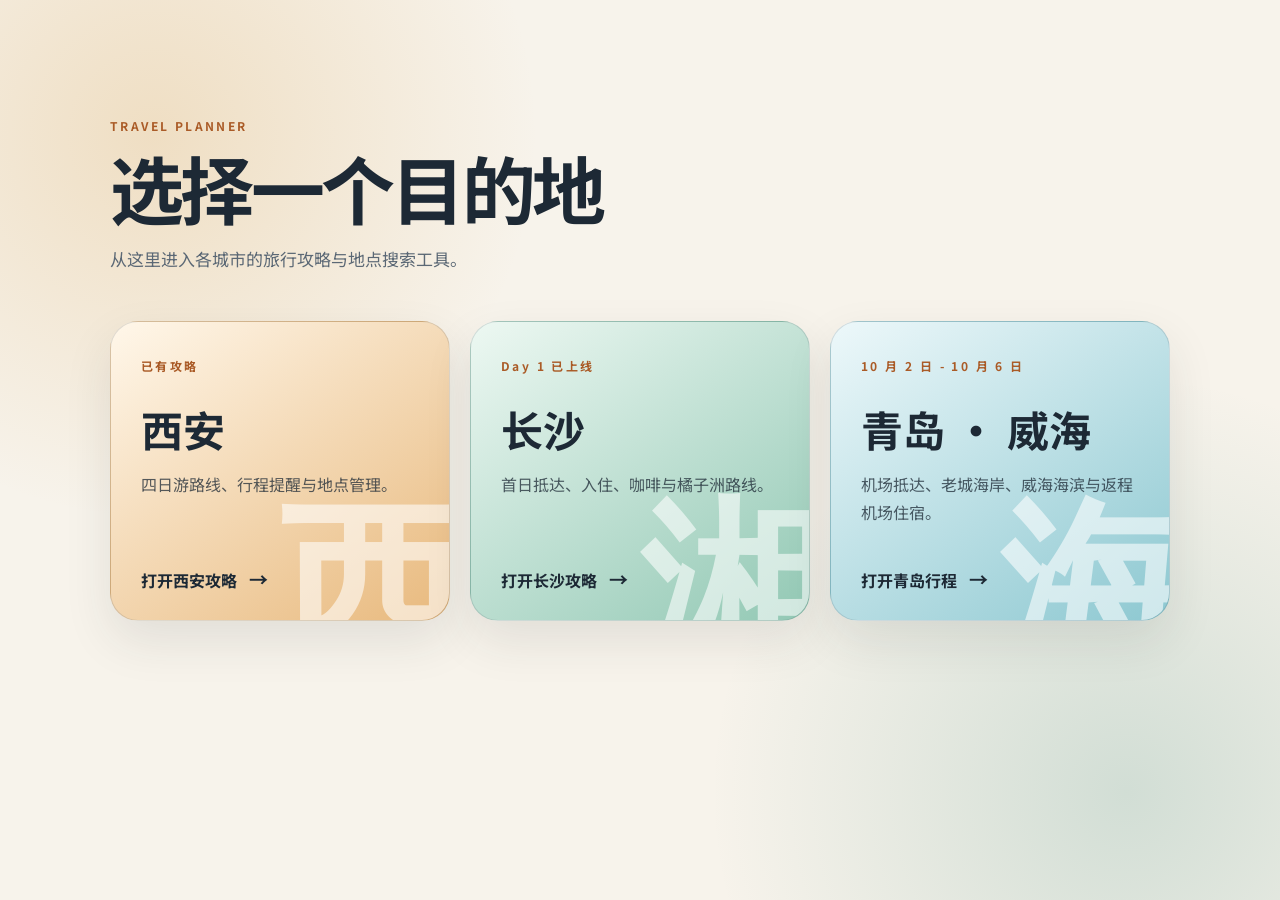
<file: index.html>
<!DOCTYPE html>
<html lang="zh-CN">
  <head>
    <meta charset="UTF-8" />
    <meta name="viewport" content="width=device-width, initial-scale=1.0" />
    <title>旅行目的地</title>
    <link rel="preconnect" href="https://fonts.googleapis.com" />
    <link rel="preconnect" href="https://fonts.gstatic.com" crossorigin />
    <link href="https://fonts.googleapis.com/css2?family=Noto+Sans+SC:wght@400;500;600;700&display=swap" rel="stylesheet" />
    <link rel="stylesheet" href="./landing.css" />
  </head>
  <body>
    <main class="landing-shell">
      <p class="eyebrow">TRAVEL PLANNER</p>
      <h1>选择一个目的地</h1>
      <p class="intro">从这里进入各城市的旅行攻略与地点搜索工具。</p>

      <section class="city-grid" aria-label="目的地列表">
        <a class="city-card xian" href="./xian/index.html">
          <span class="card-kicker">已有攻略</span>
          <h2>西安</h2>
          <p>四日游路线、行程提醒与地点管理。</p>
          <span class="card-action">打开西安攻略 <b>→</b></span>
        </a>
        <a class="city-card changsha" href="./changsha/index.html">
          <span class="card-kicker">Day 1 已上线</span>
          <h2>长沙</h2>
          <p>首日抵达、入住、咖啡与橘子洲路线。</p>
          <span class="card-action">打开长沙攻略 <b>→</b></span>
        </a>
        <a class="city-card qingdao" href="./qingdao/index.html">
          <span class="card-kicker">10 月 2 日 - 10 月 6 日</span>
          <h2>青岛 · 威海</h2>
          <p>机场抵达、老城海岸、威海海滨与返程机场住宿。</p>
          <span class="card-action">打开青岛行程 <b>→</b></span>
        </a>
      </section>
    </main>
  </body>
</html>
</file>
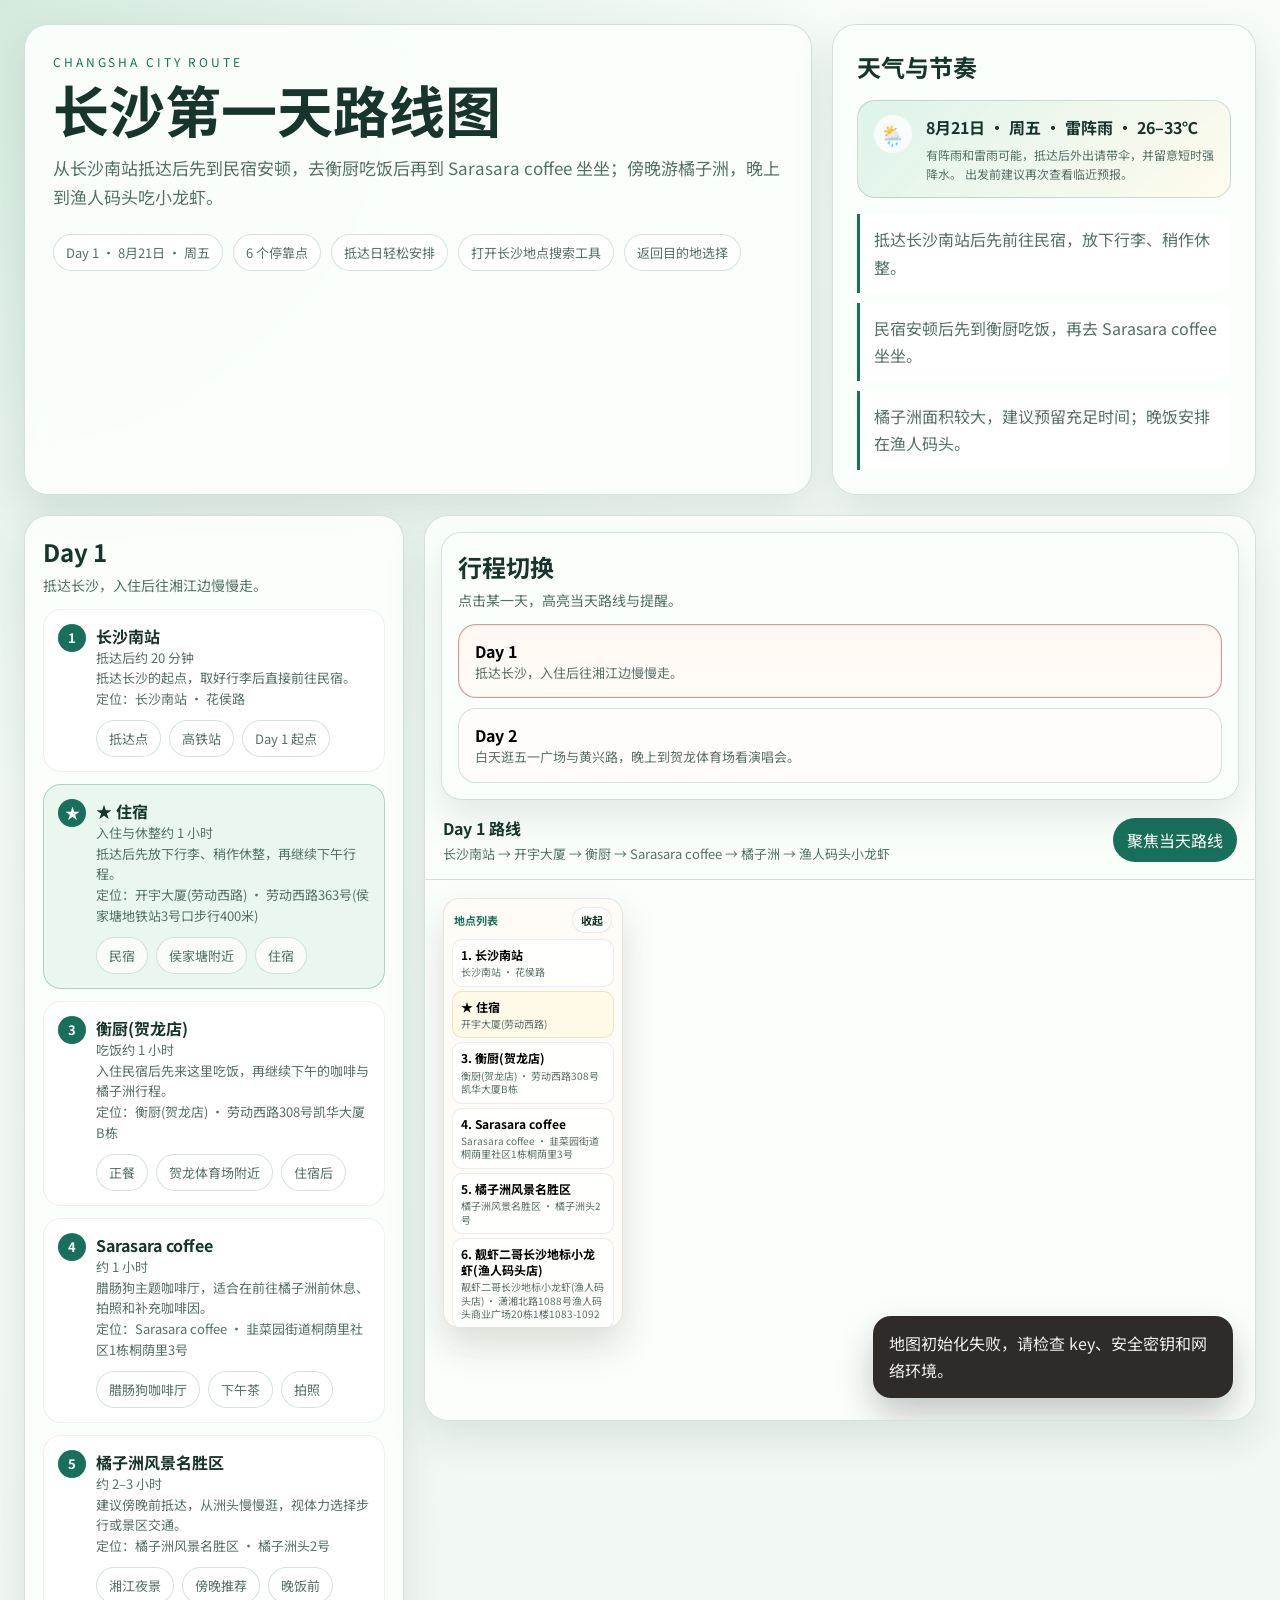
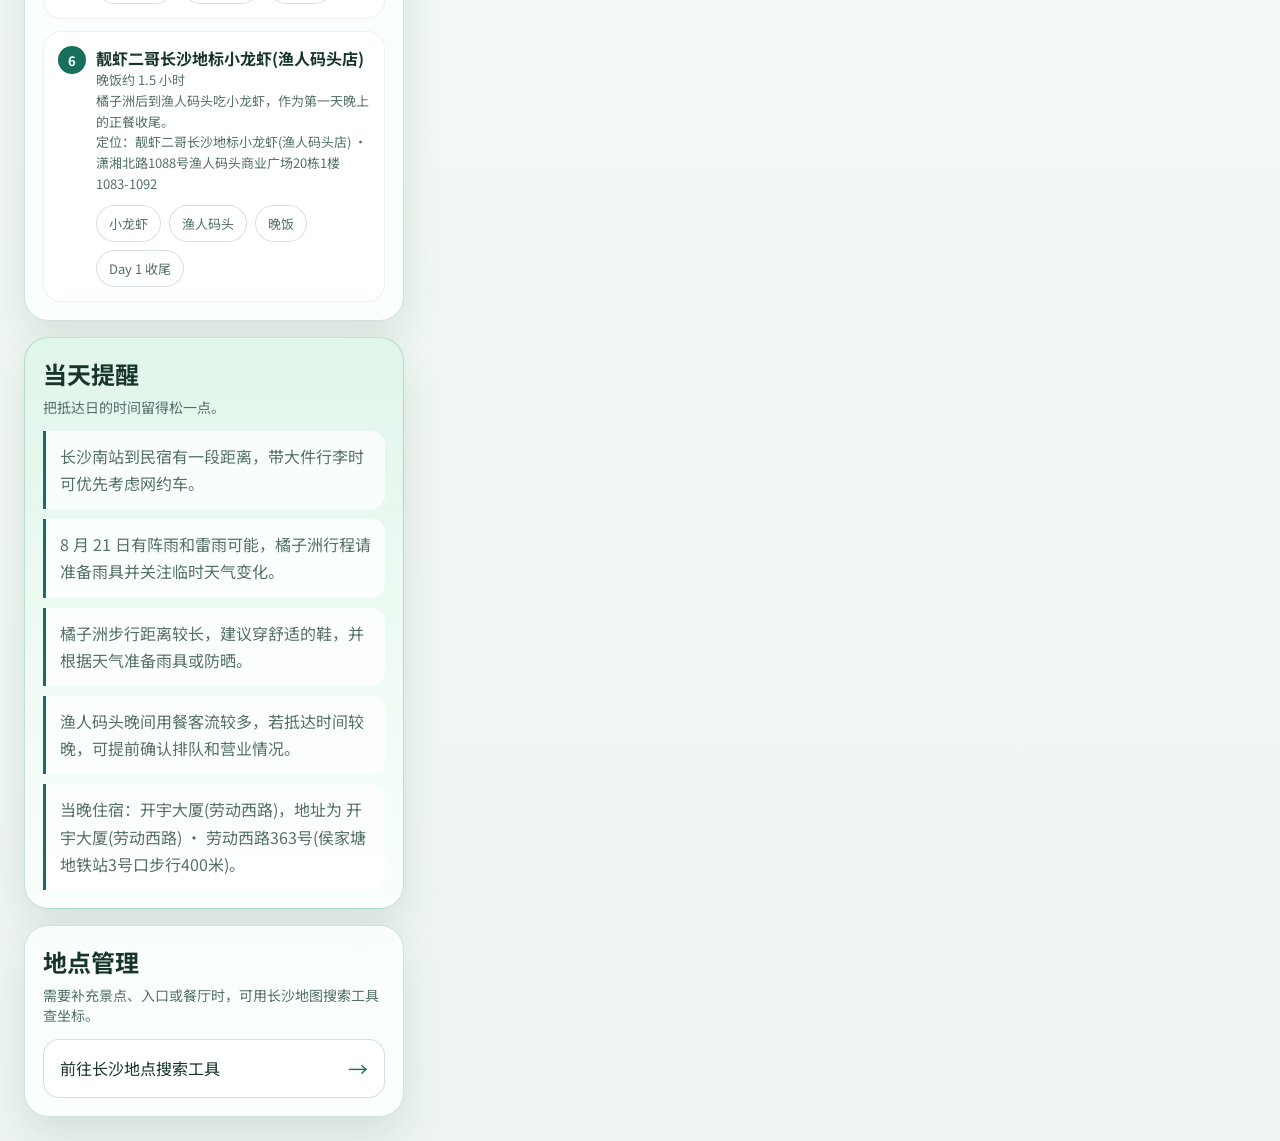
<file: changsha/index.html>
<!DOCTYPE html>
<html lang="zh-CN">
  <head>
    <meta charset="UTF-8" />
    <meta name="viewport" content="width=device-width, initial-scale=1.0" />
    <title>长沙旅行路线图</title>
    <link rel="preconnect" href="https://fonts.googleapis.com" />
    <link rel="preconnect" href="https://fonts.gstatic.com" crossorigin />
    <link href="https://fonts.googleapis.com/css2?family=Noto+Sans+SC:wght@400;500;600;700&display=swap" rel="stylesheet" />
    <link rel="stylesheet" href="./styles.css" />
    <script src="https://webapi.amap.com/loader.js"></script>
  </head>
  <body>
    <div class="shell">
      <section class="hero">
        <div class="hero-copy">
          <p class="eyebrow">CHANGSHA CITY ROUTE</p>
          <h1 id="page-title">长沙第一天路线图</h1>
          <p id="hero-text" class="hero-text">从长沙南站抵达后先到民宿安顿，再去 Sarasara coffee 坐坐；傍晚游橘子洲，晚上到渔人码头吃小龙虾。</p>
          <div class="hero-meta">
            <span id="day-meta">Day 1</span>
            <span id="stop-count">5 个停靠点</span>
            <span id="day-theme">抵达日轻松安排</span>
            <span><a href="./tool.html">打开长沙地点搜索工具</a></span>
            <span><a href="../index.html">返回目的地选择</a></span>
          </div>
        </div>
        <div class="hero-card">
          <h2>天气与节奏</h2>
          <div id="weather-card" class="weather-card"></div>
          <ul id="day-overview" class="plain-list compact-list"></ul>
        </div>
      </section>

      <section class="dashboard">
        <aside class="sidebar">
          <div class="panel">
            <div class="panel-head">
              <h2 id="day-title">Day 1</h2>
              <p id="day-subtitle">抵达长沙，入住后往湘江边慢慢走。</p>
            </div>
            <ol id="stop-list" class="stop-list"></ol>
          </div>

          <div class="panel emphasis">
            <div class="panel-head">
              <h2>当天提醒</h2>
              <p>把抵达日的时间留得松一点。</p>
            </div>
            <ul id="day-reminders" class="plain-list"></ul>
          </div>

          <div class="panel">
            <div class="panel-head">
              <h2>地点管理</h2>
              <p>需要补充景点、入口或餐厅时，可用长沙地图搜索工具查坐标。</p>
            </div>
            <a class="tool-link" href="./tool.html">前往长沙地点搜索工具 <span>→</span></a>
          </div>
        </aside>

        <main class="map-stage">
          <div class="panel map-switch-panel">
            <div class="panel-head">
              <h2>行程切换</h2>
              <p>点击某一天，高亮当天路线与提醒。</p>
            </div>
            <div id="day-tabs" class="day-tabs"></div>
          </div>
          <div class="map-toolbar">
            <div>
              <strong id="map-route-name">第一天路线</strong>
              <span id="map-route-summary">长沙南站 → 开宇大厦 → Sarasara coffee → 橘子洲 → 渔人码头小龙虾</span>
            </div>
            <button id="fit-route" type="button">聚焦当天路线</button>
          </div>
          <div class="map-canvas">
            <div id="map-stop-panel" class="map-stop-panel">
              <div class="map-stop-panel-head">
                <span>地点列表</span>
                <button id="toggle-map-stop-panel" class="map-stop-toggle" type="button">收起</button>
              </div>
              <div id="map-stop-list" class="map-stop-list"></div>
            </div>
            <div id="map"></div>
            <div id="map-hint" class="map-hint hidden"></div>
          </div>
        </main>
      </section>
    </div>
    <script src="./app.js"></script>
  </body>
</html>
</file>
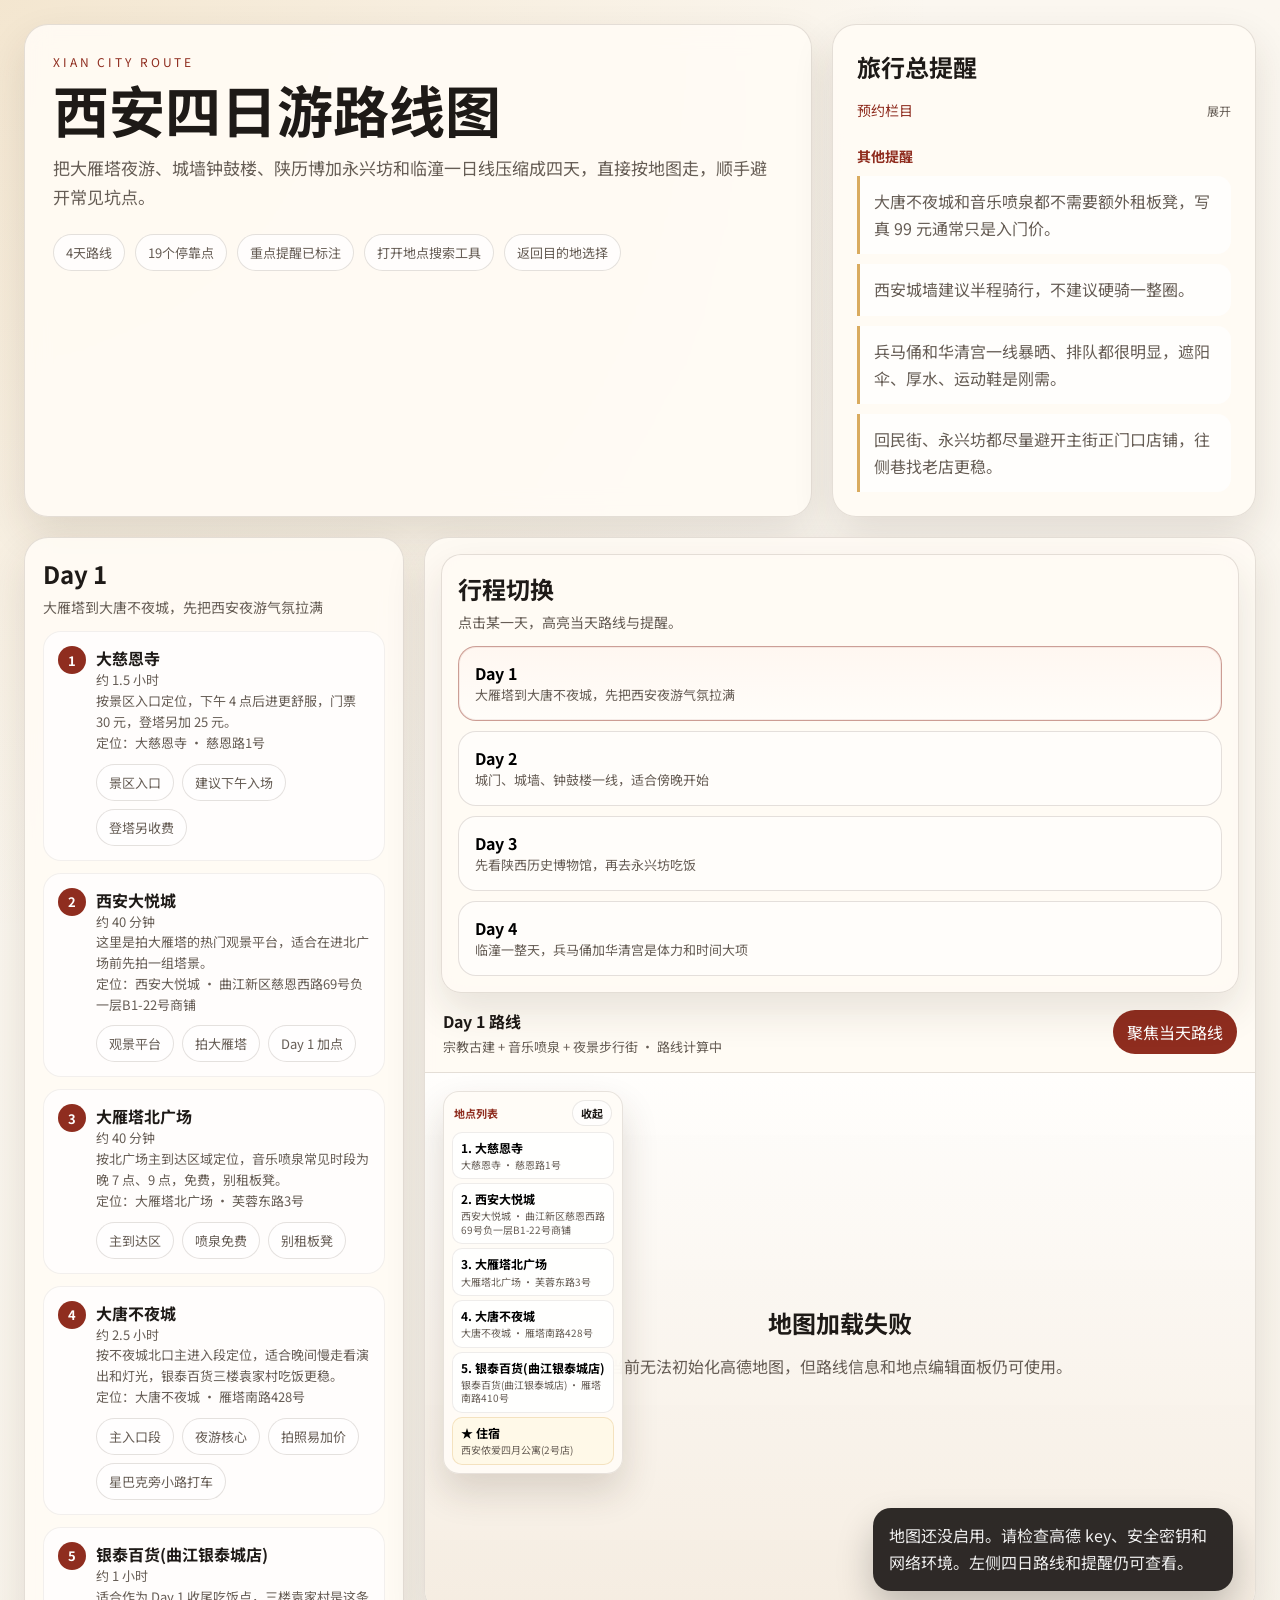
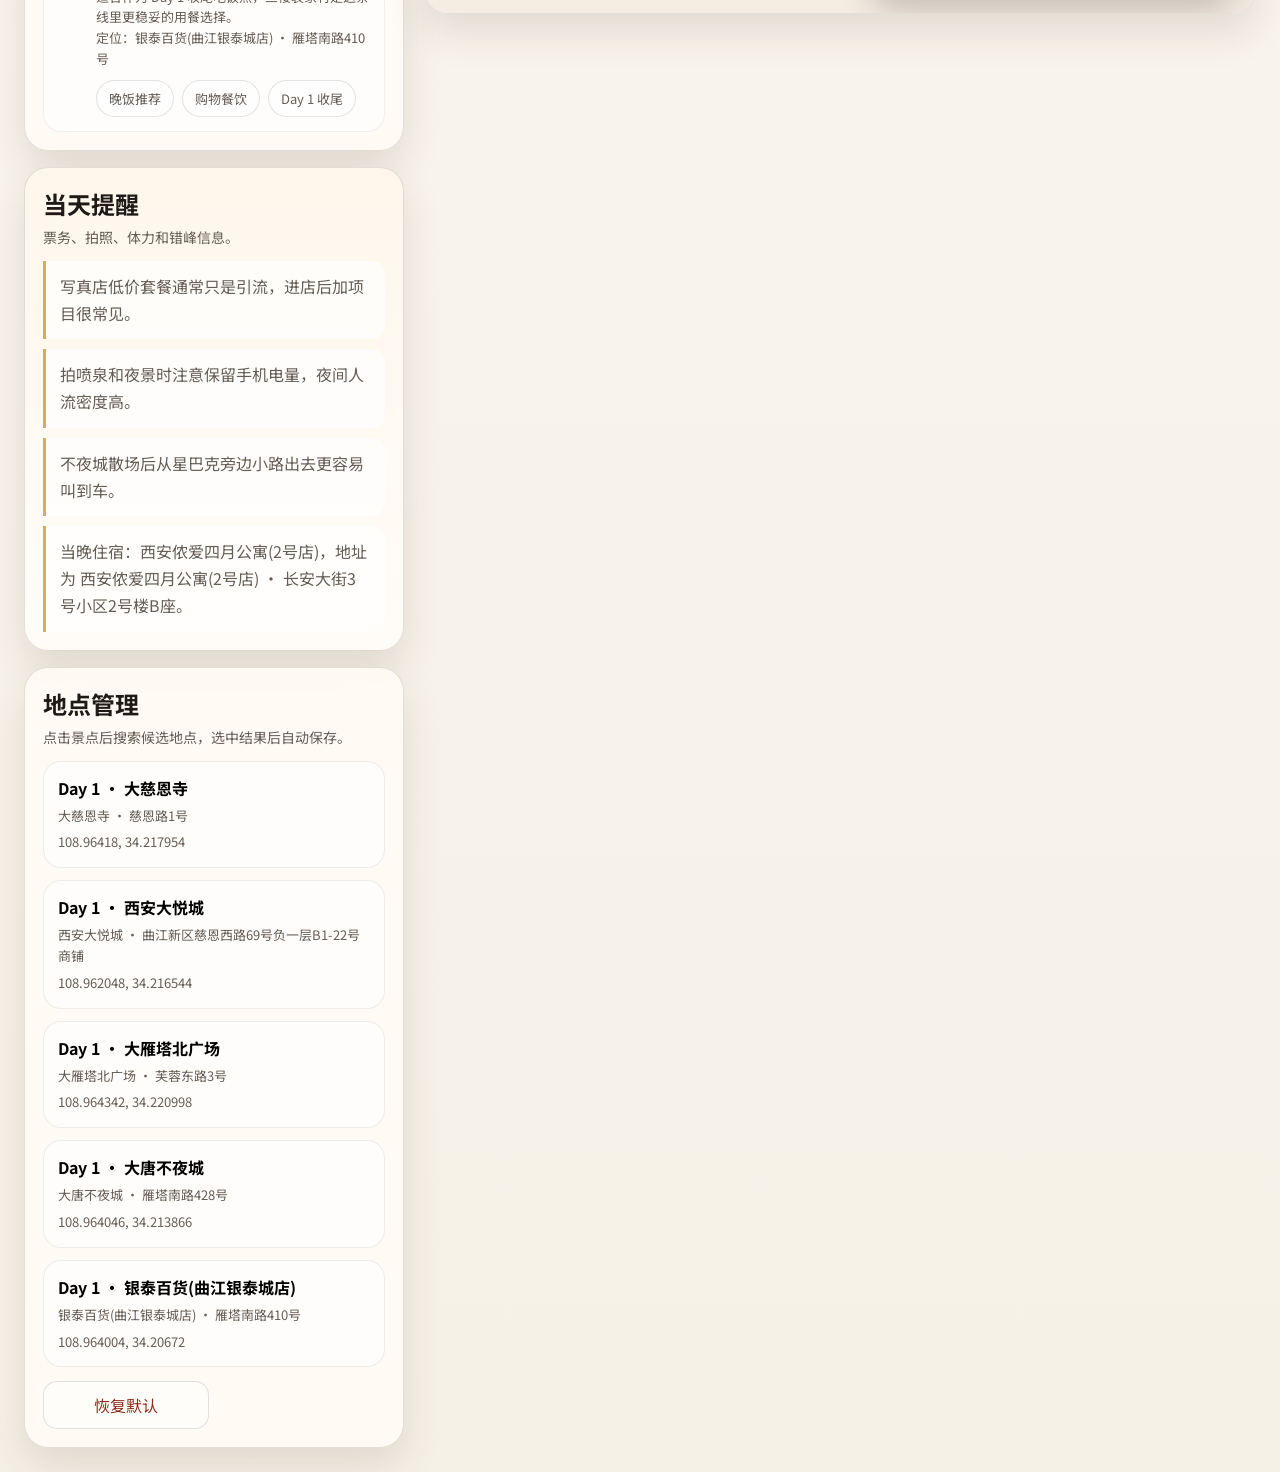
<file: xian/index.html>
<!DOCTYPE html>
<html lang="zh-CN">
  <head>
    <meta charset="UTF-8" />
    <meta name="viewport" content="width=device-width, initial-scale=1.0" />
    <title>西安四日游路线图</title>
    <link rel="preconnect" href="https://fonts.googleapis.com" />
    <link rel="preconnect" href="https://fonts.gstatic.com" crossorigin />
    <link
      href="https://fonts.googleapis.com/css2?family=Noto+Sans+SC:wght@400;500;600;700&display=swap"
      rel="stylesheet"
    />
    <link rel="stylesheet" href="./styles.css" />
    <script src="https://webapi.amap.com/loader.js"></script>
  </head>
  <body>
    <div class="shell">
      <section class="hero">
        <div class="hero-copy">
          <p class="eyebrow">XIAN CITY ROUTE</p>
          <h1>西安四日游路线图</h1>
          <p class="hero-text">
            把大雁塔夜游、城墙钟鼓楼、陕历博加永兴坊和临潼一日线压缩成四天，直接按地图走，顺手避开常见坑点。
          </p>
          <div class="hero-meta">
            <span>4天路线</span>
            <span>19个停靠点</span>
            <span>重点提醒已标注</span>
            <span><a href="./tool.html">打开地点搜索工具</a></span>
            <span><a href="../index.html">返回目的地选择</a></span>
          </div>
        </div>
        <div class="hero-card">
          <h2>旅行总提醒</h2>
          <details class="booking-section">
            <summary class="subsection-title booking-summary">预约栏目</summary>
            <div class="booking-table-wrap">
              <table class="booking-table">
                <thead>
                  <tr>
                    <th>景点</th>
                    <th>票价</th>
                    <th>预约</th>
                    <th>开放时间</th>
                  </tr>
                </thead>
                <tbody id="booking-reminders"></tbody>
              </table>
            </div>
          </details>
          <h3 class="subsection-title">其他提醒</h3>
          <ul id="global-reminders" class="plain-list"></ul>
        </div>
      </section>

      <section class="dashboard">
        <aside class="sidebar">
          <div class="panel">
            <div class="panel-head">
              <h2 id="day-title">Day 1</h2>
              <p id="day-subtitle"></p>
            </div>
            <ol id="stop-list" class="stop-list"></ol>
          </div>

          <div class="panel emphasis">
            <div class="panel-head">
              <h2>当天提醒</h2>
              <p>票务、拍照、体力和错峰信息。</p>
            </div>
            <ul id="day-reminders" class="plain-list"></ul>
          </div>

          <div class="panel">
            <div class="panel-head">
              <h2>地点管理</h2>
              <p>点击景点后搜索候选地点，选中结果后自动保存。</p>
            </div>
            <div id="location-editor" class="location-editor"></div>
            <div id="search-editor" class="search-editor hidden">
              <div class="editor-card">
                <strong id="search-stop-name"></strong>
                <p id="search-stop-meta" class="search-stop-meta"></p>
                <div class="editor-grid">
                  <div class="editor-field">
                    <label for="location-search-input">搜索地点</label>
                    <input id="location-search-input" type="text" placeholder="输入景点名、入口、广场、门口" />
                  </div>
                </div>
                <div class="editor-actions single">
                  <button id="search-locations" class="ghost-button" type="button">搜索地点</button>
                </div>
                <div id="search-results" class="search-results"></div>
              </div>
            </div>
            <div class="editor-actions">
              <button id="reset-locations" class="ghost-button danger" type="button">恢复默认</button>
            </div>
          </div>
        </aside>

        <main class="map-stage">
          <div class="panel map-switch-panel">
            <div class="panel-head">
              <h2>行程切换</h2>
              <p>点击某一天，高亮当天路线与提醒。</p>
            </div>
            <div id="day-tabs" class="day-tabs"></div>
          </div>
          <div class="map-toolbar">
            <div>
              <strong id="map-route-name">Day 1</strong>
              <span id="map-route-summary"></span>
            </div>
            <button id="fit-route" type="button">聚焦当天路线</button>
          </div>
          <div class="map-canvas">
            <div id="map-stop-panel" class="map-stop-panel">
              <div class="map-stop-panel-head">
                <span>地点列表</span>
                <button id="toggle-map-stop-panel" class="map-stop-toggle" type="button">收起</button>
              </div>
              <div id="map-stop-list" class="map-stop-list"></div>
            </div>
            <div id="map"></div>
            <div id="map-hint" class="map-hint hidden"></div>
          </div>
        </main>
      </section>
    </div>

    <script src="./app.js"></script>
  </body>
</html>
</file>
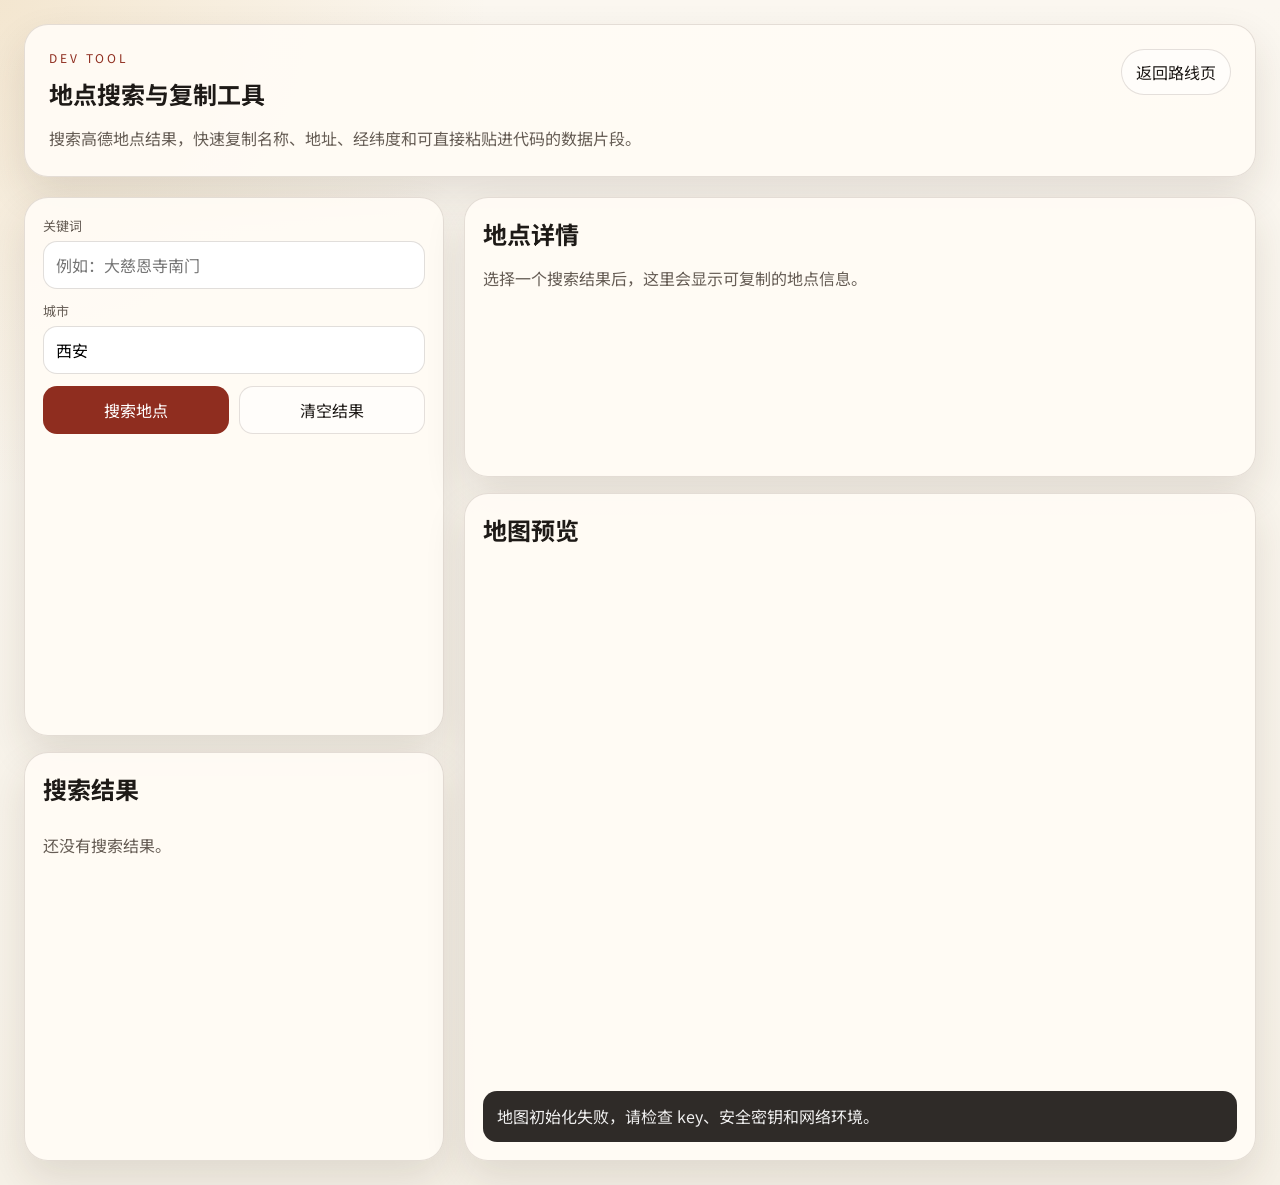
<file: tool.html>
<!DOCTYPE html>
<html lang="zh-CN">
  <head>
    <meta charset="UTF-8" />
    <meta name="viewport" content="width=device-width, initial-scale=1.0" />
    <title>地点搜索工具</title>
    <link rel="preconnect" href="https://fonts.googleapis.com" />
    <link rel="preconnect" href="https://fonts.gstatic.com" crossorigin />
    <link
      href="https://fonts.googleapis.com/css2?family=Noto+Sans+SC:wght@400;500;600;700&display=swap"
      rel="stylesheet"
    />
    <link rel="stylesheet" href="./tool.css" />
    <script src="https://webapi.amap.com/loader.js"></script>
  </head>
  <body>
    <div class="tool-shell">
      <section class="tool-header">
        <div>
          <p class="eyebrow">DEV TOOL</p>
          <h1>地点搜索与复制工具</h1>
          <p class="header-text">搜索高德地点结果，快速复制名称、地址、经纬度和可直接粘贴进代码的数据片段。</p>
        </div>
        <a class="back-link" href="./index.html">返回路线页</a>
      </section>

      <section class="tool-grid">
        <aside class="search-panel">
          <div class="panel">
            <div class="field-group">
              <label for="keyword">关键词</label>
              <input id="keyword" type="text" placeholder="例如：大慈恩寺南门" />
            </div>
            <div class="field-group">
              <label for="city">城市</label>
              <input id="city" type="text" value="西安" />
            </div>
            <div class="actions">
              <button id="search-btn" type="button">搜索地点</button>
              <button id="clear-btn" class="ghost" type="button">清空结果</button>
            </div>
          </div>

          <div class="panel">
            <h2>搜索结果</h2>
            <div id="results" class="results"></div>
          </div>
        </aside>

        <main class="detail-panel">
          <div class="panel detail-card">
            <h2>地点详情</h2>
            <div id="empty-state" class="empty-state">选择一个搜索结果后，这里会显示可复制的地点信息。</div>
            <div id="detail" class="detail hidden">
              <div class="detail-row">
                <span>名称</span>
                <strong id="detail-name"></strong>
              </div>
              <div class="detail-row">
                <span>地址</span>
                <strong id="detail-address"></strong>
              </div>
              <div class="detail-row">
                <span>坐标</span>
                <strong id="detail-location"></strong>
              </div>
              <div class="copy-grid single">
                <button data-copy="snippet" type="button">复制代码片段</button>
              </div>
              <div class="snippet-wrap">
                <label for="snippet">代码片段</label>
                <textarea id="snippet" readonly></textarea>
              </div>
            </div>
          </div>

          <div class="panel map-panel">
            <h2>地图预览</h2>
            <div id="map"></div>
            <div id="hint" class="hint hidden"></div>
          </div>
        </main>
      </section>
    </div>

    <script src="./tool.js"></script>
  </body>
</html>
</file>
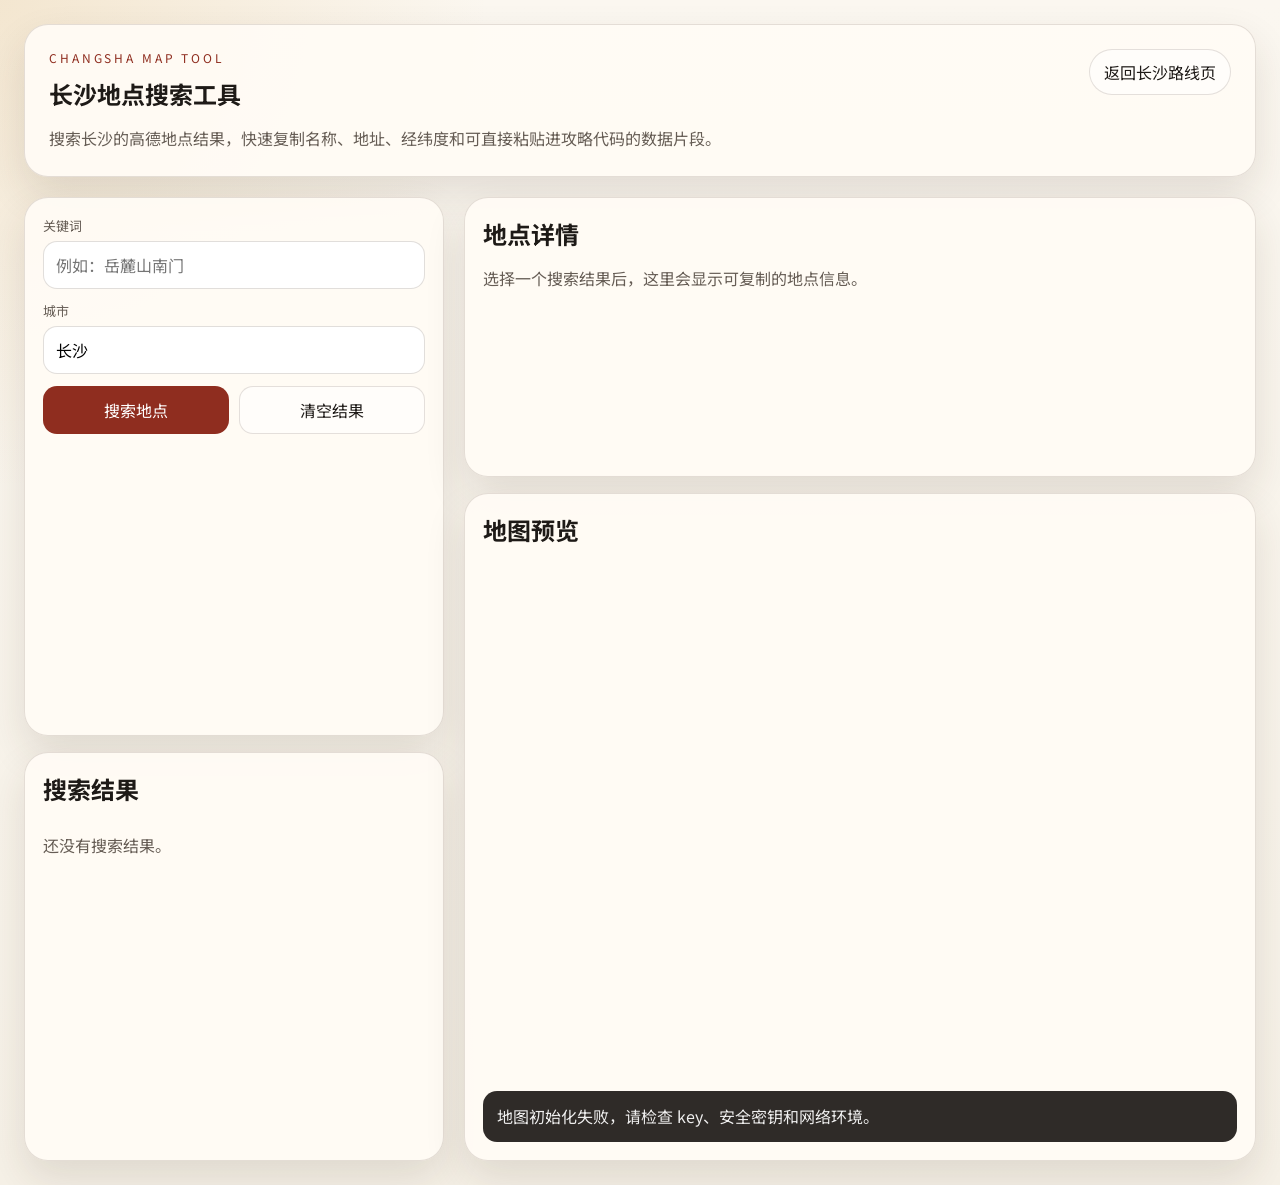
<file: changsha/tool.html>
<!DOCTYPE html>
<html lang="zh-CN" data-city="长沙" data-map-center="112.938814,28.228209">
  <head>
    <meta charset="UTF-8" />
    <meta name="viewport" content="width=device-width, initial-scale=1.0" />
    <title>长沙地点搜索工具</title>
    <link rel="preconnect" href="https://fonts.googleapis.com" />
    <link rel="preconnect" href="https://fonts.gstatic.com" crossorigin />
    <link href="https://fonts.googleapis.com/css2?family=Noto+Sans+SC:wght@400;500;600;700&display=swap" rel="stylesheet" />
    <link rel="stylesheet" href="../xian/tool.css" />
    <script src="https://webapi.amap.com/loader.js"></script>
  </head>
  <body>
    <div class="tool-shell">
      <section class="tool-header">
        <div>
          <p class="eyebrow">CHANGSHA MAP TOOL</p>
          <h1>长沙地点搜索工具</h1>
          <p class="header-text">搜索长沙的高德地点结果，快速复制名称、地址、经纬度和可直接粘贴进攻略代码的数据片段。</p>
        </div>
        <a class="back-link" href="./index.html">返回长沙路线页</a>
      </section>

      <section class="tool-grid">
        <aside class="search-panel">
          <div class="panel">
            <div class="field-group">
              <label for="keyword">关键词</label>
              <input id="keyword" type="text" placeholder="例如：岳麓山南门" />
            </div>
            <div class="field-group">
              <label for="city">城市</label>
              <input id="city" type="text" value="长沙" />
            </div>
            <div class="actions">
              <button id="search-btn" type="button">搜索地点</button>
              <button id="clear-btn" class="ghost" type="button">清空结果</button>
            </div>
          </div>

          <div class="panel">
            <h2>搜索结果</h2>
            <div id="results" class="results"></div>
          </div>
        </aside>

        <main class="detail-panel">
          <div class="panel detail-card">
            <h2>地点详情</h2>
            <div id="empty-state" class="empty-state">选择一个搜索结果后，这里会显示可复制的地点信息。</div>
            <div id="detail" class="detail hidden">
              <div class="detail-row"><span>名称</span><strong id="detail-name"></strong></div>
              <div class="detail-row"><span>地址</span><strong id="detail-address"></strong></div>
              <div class="detail-row"><span>坐标</span><strong id="detail-location"></strong></div>
              <div class="copy-grid single"><button data-copy="snippet" type="button">复制代码片段</button></div>
              <div class="snippet-wrap"><label for="snippet">代码片段</label><textarea id="snippet" readonly></textarea></div>
            </div>
          </div>
          <div class="panel map-panel">
            <h2>地图预览</h2>
            <div id="map"></div>
            <div id="hint" class="hint hidden"></div>
          </div>
        </main>
      </section>
    </div>
    <script src="../xian/tool.js"></script>
  </body>
</html>
</file>
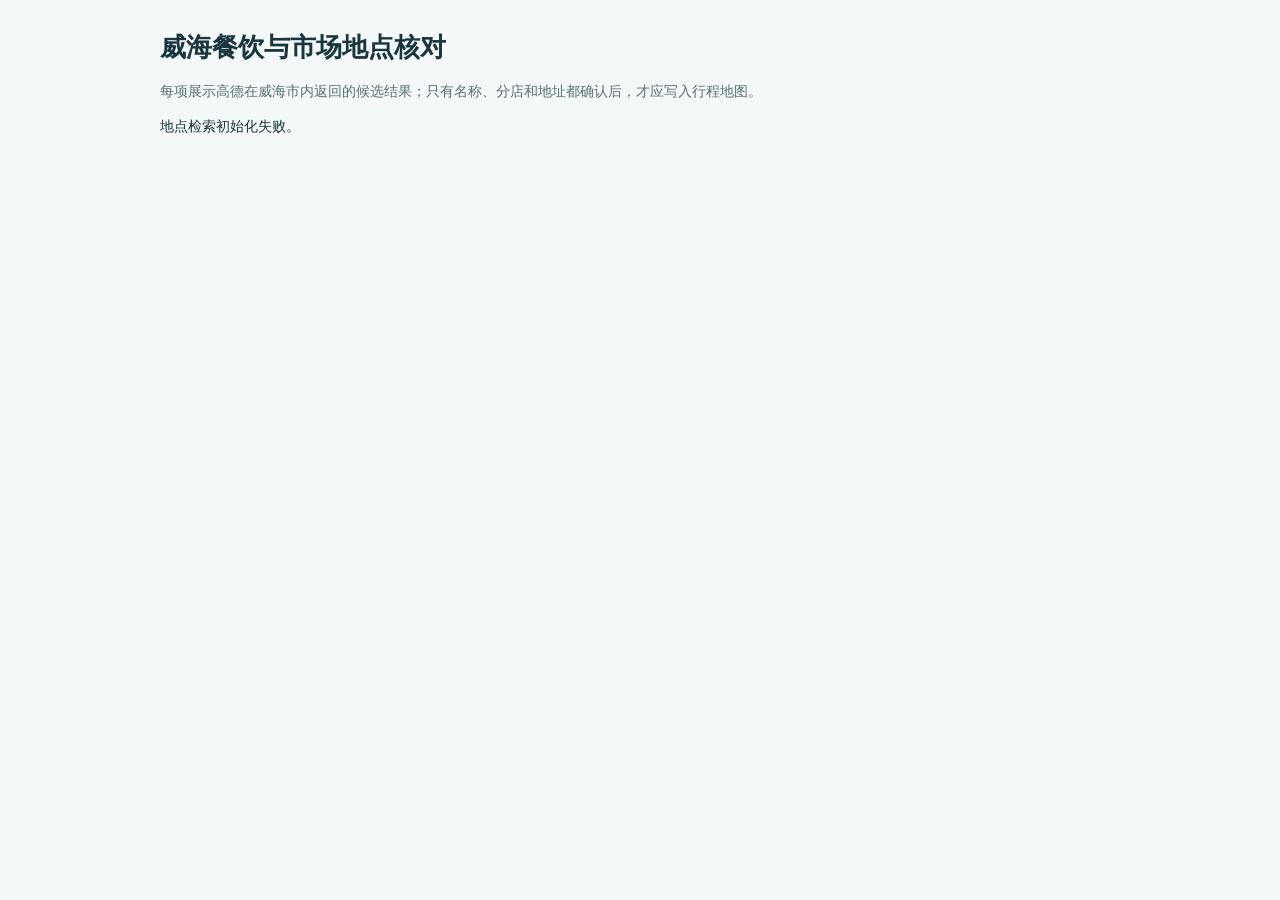
<file: qingdao/poi-audit.html>
<!DOCTYPE html>
<html lang="zh-CN">
  <head>
    <meta charset="UTF-8" />
    <meta name="viewport" content="width=device-width, initial-scale=1.0" />
    <title>威海餐饮地点核对</title>
    <script src="https://webapi.amap.com/loader.js"></script>
    <style>
      body { margin: 0; background: #f4f8f8; color: #17363d; font: 14px/1.5 -apple-system, BlinkMacSystemFont, "Noto Sans SC", sans-serif; }
      main { max-width: 960px; margin: 0 auto; padding: 28px 20px 64px; }
      h1 { margin: 0 0 6px; font-size: 26px; } p { color: #587177; }
      article { margin: 14px 0; padding: 14px 16px; border: 1px solid #d5e5e7; border-radius: 8px; background: #fff; }
      h2 { margin: 0 0 8px; font-size: 16px; } ol { margin: 0; padding-left: 22px; } li { margin: 7px 0; }
      .name { font-weight: 700; } .meta { color: #587177; } .empty { color: #a33c25; }
    </style>
  </head>
  <body>
    <main>
      <h1>威海餐饮与市场地点核对</h1>
      <p>每项展示高德在威海市内返回的候选结果；只有名称、分店和地址都确认后，才应写入行程地图。</p>
      <div id="results">正在逐项检索…</div>
    </main>
    <script>
      const entries = [
        ["餐饮", "韩香福烤肉庄园(文化西路店)"], ["餐饮", "苏雅经典名食(国际海水浴场店)"],
        ["餐饮", "青禾胜烤肉韩餐"], ["餐饮", "食香阁家常菜"], ["餐饮", "大雁店 米肠汤饭 牛尾汤"],
        ["餐饮", "玉乐饭庄(欧乐坊寨子店)"], ["餐饮", "桢家宝酒店总店"], ["餐饮", "顺心老琴烧烤"],
        ["餐饮", "仁义酒楼"], ["餐饮", "九禧海鲜居"], ["餐饮", "申之歌海鲜酒楼"],
        ["餐饮", "一统汤砂锅总店"], ["餐饮", "鸿达海鲜小院"], ["餐饮", "玄家餐桌 酱蟹"],
        ["餐饮", "高阳饭店"], ["餐饮", "鸿林酒楼"], ["餐饮", "真利味脊骨火锅"],
        ["市场", "长峰邻里农贸海鲜市场"], ["市场", "威海水产品批发市场"], ["市场", "合庆码头"], ["市场", "江峰农贸市场"],
        ["复核", "九禧海鲜居 竹岛店"], ["复核", "真利味 高区分店"], ["复核", "申之歌海鲜酒楼"],
        ["复核", "一统汤砂锅 威海"], ["复核", "鸿达海鲜小院 韩乐坊"], ["复核", "玄家餐桌 酱蟹"],
        ["复核", "顺心老琴烧烤 威海"], ["复核", "仁义酒楼 威海"], ["复核", "长峰邻里农贸市场"],
      ];
      const config = { key: "259d8f776aae8efb0d0c48cce0ffee94", securityJsCode: "962c62efe99065cd8153d6e9d0f6fd36" };
      const results = document.querySelector("#results");
      const text = (value) => document.createTextNode(value || "");

      function renderEntry(index, type, keyword, pois) {
        const article = document.createElement("article");
        article.id = `result-${index + 1}`;
        const heading = document.createElement("h2");
        heading.textContent = `${index + 1}. ${type} · ${keyword}`;
        article.append(heading);
        if (!pois.length) {
          const empty = document.createElement("p");
          empty.className = "empty";
          empty.textContent = "未返回可定位候选，暂不写入地图。";
          article.append(empty);
        } else {
          const list = document.createElement("ol");
          pois.forEach((poi) => {
            const item = document.createElement("li");
            const name = document.createElement("span");
            name.className = "name";
            name.append(text(poi.name));
            const meta = document.createElement("span");
            meta.className = "meta";
            meta.textContent = ` · ${[poi.address, poi.pname, poi.adname].filter(Boolean).join(" ")} · ${poi.location.lng}, ${poi.location.lat}`;
            item.append(name, meta);
            list.append(item);
          });
          article.append(list);
        }
        results.append(article);
      }

      async function runAudit() {
        window._AMapSecurityConfig = { securityJsCode: config.securityJsCode };
        const AMap = await AMapLoader.load({ key: config.key, version: "2.0", plugins: ["AMap.PlaceSearch"] });
        results.textContent = "";
        for (let index = 0; index < entries.length; index += 1) {
          const [type, keyword] = entries[index];
          const pois = await new Promise((resolve) => {
            const search = new AMap.PlaceSearch({ city: "威海", citylimit: true, pageSize: 6, extensions: "base" });
            search.search(keyword, (status, result) => resolve(status === "complete" ? (result?.poiList?.pois || []).filter((poi) => poi.location) : []));
          });
          renderEntry(index, type, keyword, pois);
        }
      }

      runAudit().catch(() => { results.textContent = "地点检索初始化失败。"; });
    </script>
  </body>
</html>
</file>
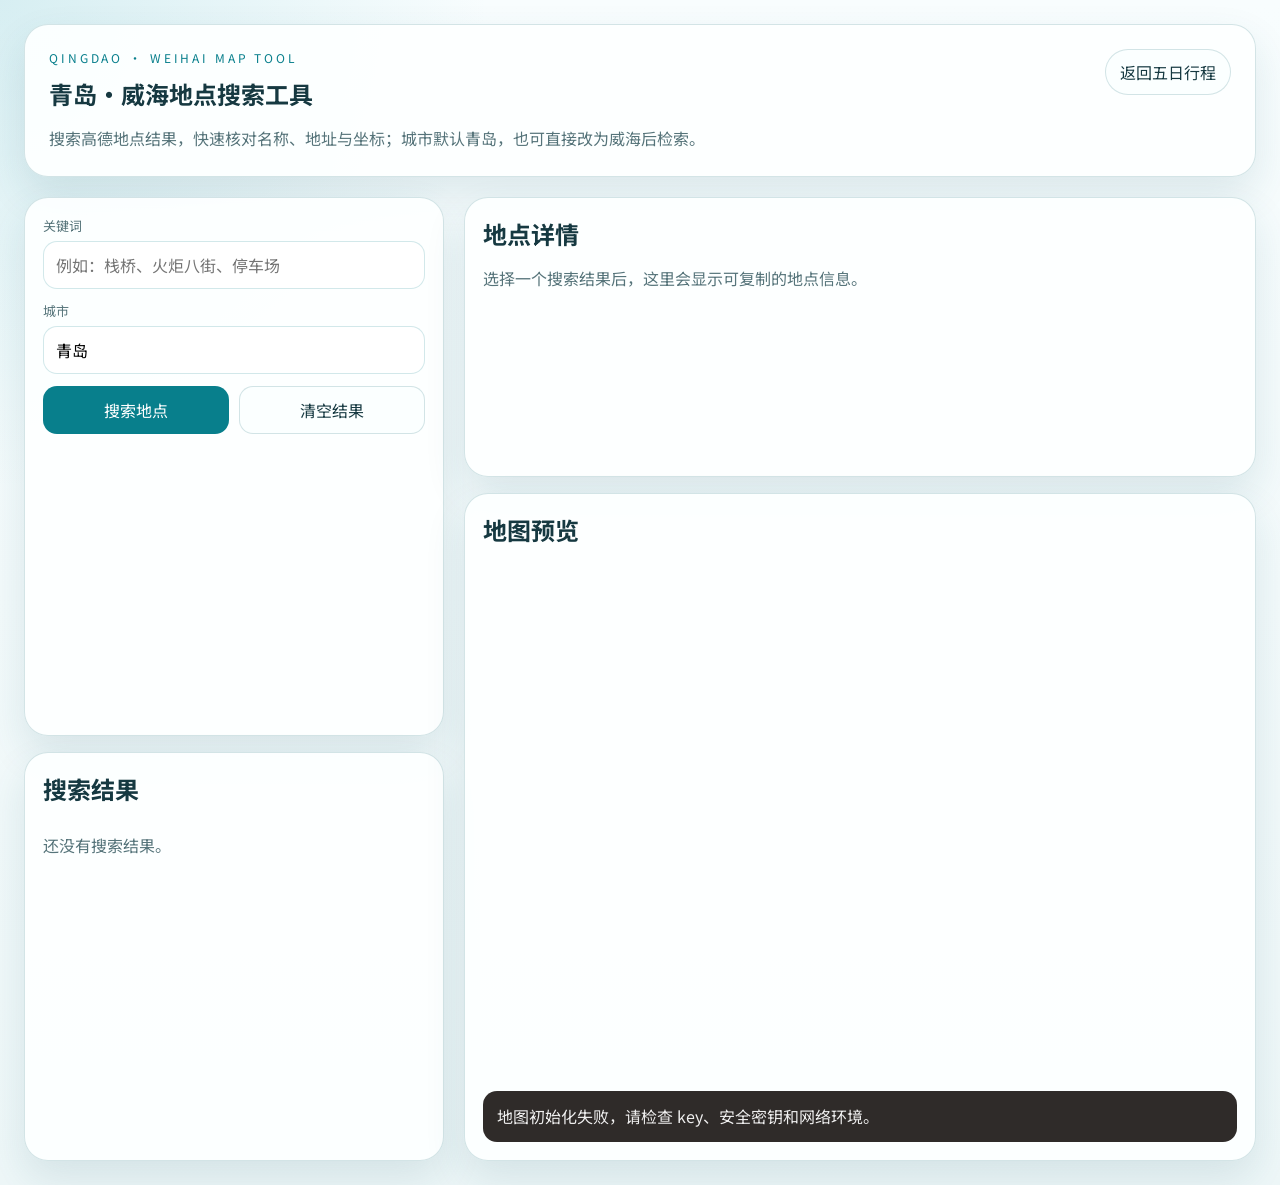
<file: qingdao/tool.html>
<!DOCTYPE html>
<html lang="zh-CN" data-city="青岛" data-map-center="120.382609,36.067108">
  <head>
    <meta charset="UTF-8" />
    <meta name="viewport" content="width=device-width, initial-scale=1.0" />
    <title>青岛·威海地点搜索工具</title>
    <link rel="preconnect" href="https://fonts.googleapis.com" />
    <link rel="preconnect" href="https://fonts.gstatic.com" crossorigin />
    <link href="https://fonts.googleapis.com/css2?family=Noto+Sans+SC:wght@400;500;600;700&display=swap" rel="stylesheet" />
    <link rel="stylesheet" href="./tool.css" />
    <script src="https://webapi.amap.com/loader.js"></script>
  </head>
  <body>
    <div class="tool-shell">
      <section class="tool-header">
        <div>
          <p class="eyebrow">QINGDAO · WEIHAI MAP TOOL</p>
          <h1>青岛·威海地点搜索工具</h1>
          <p class="header-text">搜索高德地点结果，快速核对名称、地址与坐标；城市默认青岛，也可直接改为威海后检索。</p>
        </div>
        <a class="back-link" href="./index.html">返回五日行程</a>
      </section>

      <section class="tool-grid">
        <aside class="search-panel">
          <div class="panel">
            <div class="field-group">
              <label for="keyword">关键词</label>
              <input id="keyword" type="text" placeholder="例如：栈桥、火炬八街、停车场" />
            </div>
            <div class="field-group">
              <label for="city">城市</label>
              <input id="city" type="text" value="青岛" />
            </div>
            <div class="actions">
              <button id="search-btn" type="button">搜索地点</button>
              <button id="clear-btn" class="ghost" type="button">清空结果</button>
            </div>
          </div>

          <div class="panel">
            <h2>搜索结果</h2>
            <div id="results" class="results"></div>
          </div>
        </aside>

        <main class="detail-panel">
          <div class="panel detail-card">
            <h2>地点详情</h2>
            <div id="empty-state" class="empty-state">选择一个搜索结果后，这里会显示可复制的地点信息。</div>
            <div id="detail" class="detail hidden">
              <div class="detail-row"><span>名称</span><strong id="detail-name"></strong></div>
              <div class="detail-row"><span>地址</span><strong id="detail-address"></strong></div>
              <div class="detail-row"><span>坐标</span><strong id="detail-location"></strong></div>
              <div class="copy-grid single"><button data-copy="snippet" type="button">复制坐标片段</button></div>
              <div class="snippet-wrap"><label for="snippet">行程数据片段</label><textarea id="snippet" readonly></textarea></div>
            </div>
          </div>
          <div class="panel map-panel">
            <h2>地图预览</h2>
            <div id="map"></div>
            <div id="hint" class="hint hidden"></div>
          </div>
        </main>
      </section>
    </div>
    <script src="../xian/tool.js"></script>
  </body>
</html>
</file>
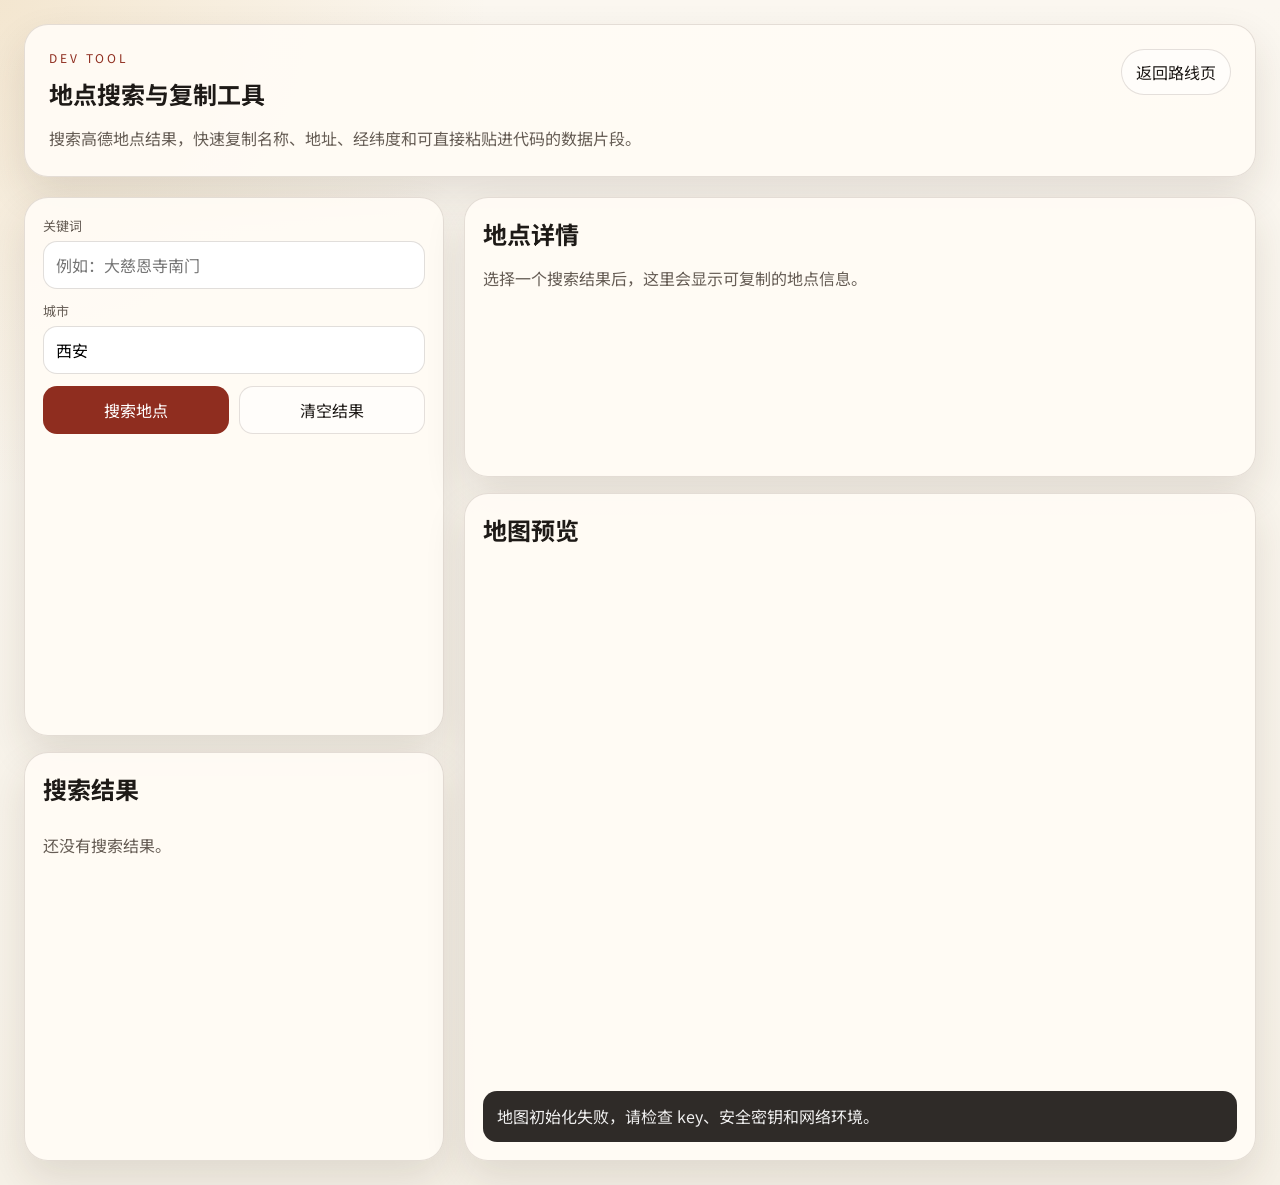
<file: xian/tool.html>
<!DOCTYPE html>
<html lang="zh-CN" data-city="西安" data-map-center="108.961311,34.26664">
  <head>
    <meta charset="UTF-8" />
    <meta name="viewport" content="width=device-width, initial-scale=1.0" />
    <title>地点搜索工具</title>
    <link rel="preconnect" href="https://fonts.googleapis.com" />
    <link rel="preconnect" href="https://fonts.gstatic.com" crossorigin />
    <link
      href="https://fonts.googleapis.com/css2?family=Noto+Sans+SC:wght@400;500;600;700&display=swap"
      rel="stylesheet"
    />
    <link rel="stylesheet" href="./tool.css" />
    <script src="https://webapi.amap.com/loader.js"></script>
  </head>
  <body>
    <div class="tool-shell">
      <section class="tool-header">
        <div>
          <p class="eyebrow">DEV TOOL</p>
          <h1>地点搜索与复制工具</h1>
          <p class="header-text">搜索高德地点结果，快速复制名称、地址、经纬度和可直接粘贴进代码的数据片段。</p>
        </div>
        <a class="back-link" href="./index.html">返回路线页</a>
      </section>

      <section class="tool-grid">
        <aside class="search-panel">
          <div class="panel">
            <div class="field-group">
              <label for="keyword">关键词</label>
              <input id="keyword" type="text" placeholder="例如：大慈恩寺南门" />
            </div>
            <div class="field-group">
              <label for="city">城市</label>
              <input id="city" type="text" value="西安" />
            </div>
            <div class="actions">
              <button id="search-btn" type="button">搜索地点</button>
              <button id="clear-btn" class="ghost" type="button">清空结果</button>
            </div>
          </div>

          <div class="panel">
            <h2>搜索结果</h2>
            <div id="results" class="results"></div>
          </div>
        </aside>

        <main class="detail-panel">
          <div class="panel detail-card">
            <h2>地点详情</h2>
            <div id="empty-state" class="empty-state">选择一个搜索结果后，这里会显示可复制的地点信息。</div>
            <div id="detail" class="detail hidden">
              <div class="detail-row">
                <span>名称</span>
                <strong id="detail-name"></strong>
              </div>
              <div class="detail-row">
                <span>地址</span>
                <strong id="detail-address"></strong>
              </div>
              <div class="detail-row">
                <span>坐标</span>
                <strong id="detail-location"></strong>
              </div>
              <div class="copy-grid single">
                <button data-copy="snippet" type="button">复制代码片段</button>
              </div>
              <div class="snippet-wrap">
                <label for="snippet">代码片段</label>
                <textarea id="snippet" readonly></textarea>
              </div>
            </div>
          </div>

          <div class="panel map-panel">
            <h2>地图预览</h2>
            <div id="map"></div>
            <div id="hint" class="hint hidden"></div>
          </div>
        </main>
      </section>
    </div>

    <script src="./tool.js"></script>
  </body>
</html>
</file>
<file: landing.css>
:root {
  color-scheme: light;
  --ink: #1d2935;
  --muted: #5b6875;
  --line: rgba(35, 53, 67, 0.14);
  --paper: rgba(255, 255, 255, 0.84);
}

* { box-sizing: border-box; }

body {
  min-height: 100vh;
  margin: 0;
  color: var(--ink);
  font-family: "Noto Sans SC", sans-serif;
  background:
    radial-gradient(circle at 12% 15%, rgba(218, 166, 87, 0.27), transparent 24rem),
    radial-gradient(circle at 88% 88%, rgba(60, 137, 125, 0.2), transparent 26rem),
    #f7f3eb;
}

.landing-shell {
  width: min(1060px, calc(100% - 40px));
  margin: 0 auto;
  padding: clamp(72px, 13vh, 148px) 0 48px;
}

.eyebrow, .card-kicker {
  margin: 0;
  color: #aa5b27;
  font-size: 12px;
  font-weight: 700;
  letter-spacing: 0.2em;
}

h1, h2, p { margin: 0; }

h1 {
  margin-top: 14px;
  font-size: clamp(42px, 7vw, 74px);
  letter-spacing: -0.05em;
  line-height: 1.05;
}

.intro {
  max-width: 560px;
  margin-top: 18px;
  color: var(--muted);
  font-size: 17px;
  line-height: 1.75;
}

.city-grid {
  display: grid;
  grid-template-columns: repeat(3, minmax(0, 1fr));
  gap: 20px;
  margin-top: 48px;
}

.city-card {
  position: relative;
  min-height: 300px;
  padding: 30px;
  overflow: hidden;
  border: 1px solid var(--line);
  border-radius: 28px;
  color: var(--ink);
  text-decoration: none;
  background: var(--paper);
  box-shadow: 0 20px 48px rgba(44, 52, 46, 0.1);
  transition: transform 180ms ease, box-shadow 180ms ease;
}

.city-card::after {
  position: absolute;
  right: -20px;
  bottom: -68px;
  color: rgba(255, 255, 255, 0.58);
  font-family: Georgia, serif;
  font-size: 190px;
  font-weight: 700;
  line-height: 1;
}

.city-card.xian { background: linear-gradient(145deg, #fff7ea, #e8b97d); }
.city-card.xian::after { content: "西"; }
.city-card.changsha { background: linear-gradient(145deg, #edf8f2, #92c8b4); }
.city-card.changsha::after { content: "湘"; }
.city-card.qingdao { background: linear-gradient(145deg, #edf8fa, #8dc8d1); }
.city-card.qingdao::after { content: "海"; }

.city-card:hover {
  transform: translateY(-5px);
  box-shadow: 0 26px 56px rgba(44, 52, 46, 0.17);
}

.city-card h2 {
  position: relative;
  z-index: 1;
  margin-top: 22px;
  font-size: 42px;
}

.city-card p {
  position: relative;
  z-index: 1;
  max-width: 280px;
  margin-top: 12px;
  color: rgba(29, 41, 53, 0.75);
  line-height: 1.7;
}

.card-action {
  position: absolute;
  z-index: 1;
  bottom: 28px;
  left: 30px;
  font-weight: 700;
}

.card-action b { margin-left: 8px; font-size: 19px; }

@media (max-width: 680px) {
  .landing-shell { width: min(100% - 28px, 1060px); padding-top: 72px; }
  .city-grid { grid-template-columns: 1fr; margin-top: 34px; }
  .city-card { min-height: 270px; }
}

@media (min-width: 681px) and (max-width: 900px) {
  .city-grid { grid-template-columns: repeat(2, minmax(0, 1fr)); }
}
</file>
<file: changsha/styles.css>
@import url("../xian/styles.css");

:root {
  --bg: #eef5f0;
  --panel: rgba(251, 255, 252, 0.93);
  --ink: #17352c;
  --muted: #557167;
  --line: rgba(33, 91, 72, 0.18);
  --accent: #18705a;
  --accent-soft: #d8eee4;
  --gold: #d39a45;
  --shadow: 0 18px 40px rgba(29, 80, 62, 0.12);
}

body {
  background:
    radial-gradient(circle at top left, rgba(112, 181, 143, 0.25), transparent 28%),
    linear-gradient(180deg, #f7fcf8 0%, var(--bg) 100%);
}

.tool-link {
  display: flex;
  align-items: center;
  justify-content: space-between;
  gap: 12px;
  padding: 14px 16px;
  border: 1px solid var(--line);
  border-radius: 16px;
  color: var(--ink);
  background: rgba(255, 255, 255, 0.72);
  text-decoration: none;
}

.tool-link span {
  color: var(--accent);
  font-size: 20px;
}

.tool-link:hover { border-color: rgba(24, 112, 90, 0.48); }

.lodging-stop {
  border-color: rgba(24, 112, 90, 0.28);
  background: rgba(232, 247, 239, 0.9);
}

.lodging-stop::before {
  content: "★";
  background: var(--accent);
  font-size: 15px;
}

.emphasis {
  border-color: rgba(24, 112, 90, 0.22);
  background: linear-gradient(180deg, rgba(224, 245, 234, 0.98), rgba(249, 255, 251, 0.96));
}

.emphasis .plain-list li {
  border-left-color: var(--accent);
  background: rgba(255, 255, 255, 0.76);
}

.weather-card {
  display: grid;
  grid-template-columns: auto 1fr;
  gap: 6px 14px;
  margin: 16px 0;
  padding: 14px 16px;
  border: 1px solid rgba(24, 112, 90, 0.2);
  border-radius: 18px;
  background: linear-gradient(135deg, rgba(220, 243, 233, 0.95), rgba(255, 251, 236, 0.9));
}

.weather-icon {
  grid-row: span 2;
  display: grid;
  width: 38px;
  height: 38px;
  place-items: center;
  border-radius: 50%;
  background: rgba(255, 255, 255, 0.75);
  font-size: 20px;
}

.weather-main,
.weather-tip {
  margin: 0;
}

.weather-main { font-weight: 700; }

.weather-tip {
  color: var(--muted);
  font-size: 12px;
  line-height: 1.6;
}
</file>
<file: xian/styles.css>
:root {
  color-scheme: light;
  --bg: #f6f1e7;
  --panel: rgba(255, 251, 245, 0.92);
  --ink: #1e1a17;
  --muted: #665d55;
  --line: rgba(89, 72, 58, 0.16);
  --accent: #8f2d1f;
  --accent-soft: #f3ddd3;
  --gold: #d9ab5f;
  --shadow: 0 18px 40px rgba(61, 42, 26, 0.12);
}

* {
  box-sizing: border-box;
}

body {
  margin: 0;
  font-family: "Noto Sans SC", sans-serif;
  color: var(--ink);
  background:
    radial-gradient(circle at top left, rgba(217, 171, 95, 0.22), transparent 28%),
    linear-gradient(180deg, #fbf7f0 0%, var(--bg) 100%);
}

button {
  font: inherit;
}

.shell {
  max-width: 1480px;
  margin: 0 auto;
  padding: 24px;
}

.hero {
  display: grid;
  grid-template-columns: minmax(0, 1.3fr) minmax(320px, 0.7fr);
  gap: 20px;
  margin-bottom: 20px;
}

.hero-copy,
.hero-card,
.panel,
.map-stage {
  background: var(--panel);
  border: 1px solid var(--line);
  border-radius: 24px;
  box-shadow: var(--shadow);
  backdrop-filter: blur(12px);
}

.hero-copy {
  padding: 28px;
}

.eyebrow {
  margin: 0 0 10px;
  font-size: 12px;
  letter-spacing: 0.24em;
  color: var(--accent);
}

h1,
h2,
h3,
p {
  margin: 0;
}

.subsection-title {
  margin: 16px 0 10px;
  font-size: 14px;
  color: var(--accent);
}

.booking-section {
  margin-top: 16px;
}

.booking-summary {
  display: flex;
  align-items: center;
  justify-content: space-between;
  cursor: pointer;
  list-style: none;
  user-select: none;
}

.booking-summary::-webkit-details-marker {
  display: none;
}

.booking-summary::after {
  content: "展开";
  font-size: 12px;
  color: var(--muted);
}

.booking-section[open] .booking-summary::after {
  content: "收起";
}

.booking-table-wrap {
  margin-top: 10px;
  overflow-x: auto;
  border: 1px solid rgba(89, 72, 58, 0.1);
  border-radius: 16px;
  background: rgba(255, 255, 255, 0.72);
}

.booking-table {
  width: max-content;
  min-width: 100%;
  border-collapse: collapse;
  font-size: 13px;
}

.booking-table th,
.booking-table td {
  padding: 10px 12px;
  text-align: left;
  border-bottom: 1px solid rgba(89, 72, 58, 0.08);
  vertical-align: top;
}

.booking-table th {
  color: var(--accent);
  background: rgba(255, 247, 241, 0.9);
  font-weight: 700;
  white-space: nowrap;
}

.booking-table td {
  color: var(--muted);
  line-height: 1.6;
  white-space: nowrap;
}

.booking-table tbody tr:last-child td {
  border-bottom: 0;
}

h1 {
  font-size: clamp(32px, 5vw, 56px);
  line-height: 1.04;
}

.hero-text {
  margin-top: 16px;
  max-width: 780px;
  color: var(--muted);
  font-size: 17px;
  line-height: 1.7;
}

.hero-meta {
  display: flex;
  flex-wrap: wrap;
  gap: 10px;
  margin-top: 22px;
}

.hero-meta span,
.stop-tag {
  display: inline-flex;
  align-items: center;
  gap: 8px;
  padding: 8px 12px;
  border-radius: 999px;
  border: 1px solid var(--line);
  background: rgba(255, 255, 255, 0.72);
  color: var(--muted);
  font-size: 13px;
}

.hero-meta a {
  color: inherit;
  text-decoration: none;
}

.hero-card {
  padding: 24px;
}

.dashboard {
  display: grid;
  grid-template-columns: 380px minmax(0, 1fr);
  gap: 20px;
  align-items: start;
}

.sidebar {
  display: grid;
  gap: 16px;
}

.panel {
  padding: 18px;
}

.panel-head {
  margin-bottom: 14px;
}

.panel-head p {
  margin-top: 6px;
  color: var(--muted);
  font-size: 14px;
}

.day-tabs {
  display: grid;
  gap: 10px;
}

.day-tab {
  width: 100%;
  text-align: left;
  padding: 14px 16px;
  border-radius: 18px;
  border: 1px solid var(--line);
  background: #fffdfa;
  cursor: pointer;
  transition: transform 0.16s ease, border-color 0.16s ease, box-shadow 0.16s ease;
}

.day-tab strong,
.stop-name {
  display: block;
}

.day-tab span,
.stop-meta,
.stop-note {
  display: block;
  color: var(--muted);
  font-size: 13px;
  line-height: 1.6;
}

.day-tab.active {
  border-color: rgba(143, 45, 31, 0.45);
  background: linear-gradient(180deg, #fff7f1 0%, #fffdf9 100%);
  box-shadow: inset 0 0 0 1px rgba(143, 45, 31, 0.08);
}

.day-tab:hover {
  transform: translateY(-1px);
}

.stop-list,
.plain-list {
  margin: 0;
  padding: 0;
  list-style: none;
}

.stop-list {
  display: grid;
  gap: 12px;
  counter-reset: stop;
}

.stop-item {
  position: relative;
  padding: 14px 14px 14px 52px;
  border-radius: 18px;
  background: rgba(255, 255, 255, 0.72);
  border: 1px solid rgba(89, 72, 58, 0.08);
}

.stop-item.selectable {
  cursor: pointer;
}

.stop-item.active {
  border-color: rgba(143, 45, 31, 0.38);
  background: linear-gradient(180deg, #fff7f1 0%, #fffdf9 100%);
}

.stop-item::before {
  counter-increment: stop;
  content: counter(stop);
  position: absolute;
  left: 14px;
  top: 14px;
  width: 28px;
  height: 28px;
  display: grid;
  place-items: center;
  border-radius: 50%;
  background: var(--accent);
  color: #fff;
  font-size: 13px;
  font-weight: 700;
}

.stop-tags {
  display: flex;
  flex-wrap: wrap;
  gap: 8px;
  margin-top: 10px;
}

.plain-list {
  display: grid;
  gap: 10px;
}

.plain-list li {
  padding: 12px 14px;
  border-left: 3px solid var(--gold);
  background: rgba(255, 255, 255, 0.72);
  border-radius: 0 14px 14px 0;
  color: var(--muted);
  line-height: 1.7;
}

.compact-list li {
  border-left-color: var(--accent);
}

.emphasis {
  background: linear-gradient(180deg, rgba(255, 246, 235, 0.98), rgba(255, 252, 247, 0.96));
}

.map-stage {
  display: grid;
  grid-template-rows: auto auto minmax(540px, 1fr);
  overflow: hidden;
  min-height: 760px;
}

.map-switch-panel {
  margin: 16px 16px 0;
  padding: 16px;
  border-radius: 20px;
}

.map-canvas {
  position: relative;
  min-height: 540px;
  overflow: hidden;
}

.map-toolbar {
  display: flex;
  align-items: center;
  justify-content: space-between;
  gap: 16px;
  padding: 16px 18px;
  border-bottom: 1px solid var(--line);
}

.map-toolbar span {
  display: block;
  margin-top: 4px;
  color: var(--muted);
  font-size: 13px;
}

.map-toolbar button {
  padding: 10px 14px;
  border: 0;
  border-radius: 999px;
  background: var(--accent);
  color: #fff;
  cursor: pointer;
}

.map-stop-panel {
  position: absolute;
  top: 18px;
  left: 18px;
  z-index: 120;
  pointer-events: auto;
  width: 180px;
  max-height: calc(100% - 110px);
  padding: 8px;
  border-radius: 16px;
  border: 1px solid rgba(89, 72, 58, 0.14);
  background: rgba(255, 252, 247, 0.92);
  box-shadow: 0 18px 36px rgba(61, 42, 26, 0.16);
  backdrop-filter: blur(12px);
  overflow: auto;
}

.map-stop-panel.collapsed {
  width: 132px;
  max-height: none;
  overflow: hidden;
}

.map-stop-panel.collapsed .map-stop-panel-head {
  justify-content: space-between;
  margin-bottom: 0;
}

.map-stop-panel.collapsed .map-stop-list {
  display: none;
}

.map-stop-panel-head {
  display: flex;
  align-items: center;
  justify-content: space-between;
  gap: 8px;
  margin-bottom: 6px;
  padding: 0 2px;
  font-size: 11px;
  font-weight: 700;
  color: var(--accent);
}

.map-stop-toggle {
  padding: 4px 8px;
  border: 1px solid rgba(89, 72, 58, 0.12);
  border-radius: 999px;
  background: rgba(255, 255, 255, 0.82);
  color: var(--ink);
  font-size: 11px;
  cursor: pointer;
}

.map-stop-list {
  display: grid;
  gap: 4px;
}

.map-stop-item {
  width: 100%;
  text-align: left;
  padding: 7px 8px;
  border-radius: 10px;
  border: 1px solid rgba(89, 72, 58, 0.1);
  background: rgba(255, 255, 255, 0.84);
  cursor: pointer;
}

.map-stop-item.active {
  border-color: rgba(143, 45, 31, 0.38);
  background: linear-gradient(180deg, #fff7f1 0%, #fffdf9 100%);
}

.map-stop-item.lodging {
  border-color: rgba(217, 171, 95, 0.3);
  background: rgba(255, 249, 232, 0.92);
}

.map-stop-item strong,
.map-stop-item span {
  display: block;
}

.map-stop-item strong {
  font-size: 12px;
  line-height: 1.35;
}

.map-stop-item span {
  margin-top: 2px;
  color: var(--muted);
  font-size: 10px;
  line-height: 1.35;
}

.location-editor {
  display: grid;
  gap: 12px;
}

.editor-card {
  padding: 14px;
  border-radius: 18px;
  border: 1px solid rgba(89, 72, 58, 0.1);
  background: rgba(255, 255, 255, 0.72);
}

.editor-card strong {
  display: block;
  margin-bottom: 10px;
}

.search-stop-meta {
  margin-bottom: 12px;
  color: var(--muted);
  font-size: 13px;
  line-height: 1.6;
}

.editor-grid {
  display: grid;
  gap: 10px;
}

.editor-coords {
  display: grid;
  grid-template-columns: repeat(2, minmax(0, 1fr));
  gap: 10px;
}

.editor-field {
  display: grid;
  gap: 6px;
}

.editor-field label {
  font-size: 12px;
  color: var(--muted);
}

.editor-field input {
  width: 100%;
  padding: 10px 12px;
  border-radius: 12px;
  border: 1px solid rgba(89, 72, 58, 0.18);
  background: rgba(255, 255, 255, 0.92);
  color: var(--ink);
}

.editor-actions {
  display: grid;
  grid-template-columns: repeat(2, minmax(0, 1fr));
  gap: 10px;
  margin-top: 14px;
}

.editor-actions.single {
  grid-template-columns: 1fr;
}

.ghost-button {
  padding: 11px 14px;
  border-radius: 14px;
  border: 1px solid rgba(89, 72, 58, 0.16);
  background: #fffdfa;
  color: var(--ink);
  cursor: pointer;
}

.ghost-button.danger {
  color: var(--accent);
}

.location-button {
  width: 100%;
  text-align: left;
  padding: 14px;
  border-radius: 18px;
  border: 1px solid rgba(89, 72, 58, 0.1);
  background: rgba(255, 255, 255, 0.72);
  cursor: pointer;
}

.location-button.active {
  border-color: rgba(143, 45, 31, 0.38);
  background: linear-gradient(180deg, #fff7f1 0%, #fffdf9 100%);
}

.location-button span {
  display: block;
  margin-top: 6px;
  color: var(--muted);
  font-size: 13px;
  line-height: 1.6;
}

.search-results {
  display: grid;
  gap: 10px;
  margin-top: 14px;
}

.search-result {
  width: 100%;
  text-align: left;
  padding: 12px 14px;
  border-radius: 16px;
  border: 1px solid rgba(89, 72, 58, 0.12);
  background: rgba(255, 255, 255, 0.82);
  cursor: pointer;
}

.search-result strong,
.search-result span {
  display: block;
}

.search-result span {
  margin-top: 6px;
  color: var(--muted);
  font-size: 13px;
  line-height: 1.6;
}

#map {
  width: 100%;
  height: 100%;
  min-height: 540px;
}

.map-hint {
  position: absolute;
  right: 22px;
  bottom: 22px;
  max-width: 360px;
  padding: 14px 16px;
  border-radius: 18px;
  background: rgba(30, 26, 23, 0.92);
  color: rgba(255, 255, 255, 0.92);
  line-height: 1.7;
  box-shadow: 0 18px 36px rgba(0, 0, 0, 0.22);
}

.hidden {
  display: none;
}

.amap-info {
  padding: 4px 4px 2px;
  max-width: 280px;
}

.amap-info h3 {
  margin: 0 0 6px;
  font-size: 16px;
}

.amap-info p {
  color: #5f574f;
  font-size: 13px;
  line-height: 1.65;
}

@media (max-width: 1100px) {
  .hero,
  .dashboard {
    grid-template-columns: 1fr;
  }

  .map-stage {
    min-height: 620px;
  }

  .map-stage {
    order: -1;
  }

  .map-stop-panel {
    width: 180px;
  }
}

@media (max-width: 680px) {
  body {
    font-size: 15px;
  }

  .shell {
    padding: 12px;
  }

  .hero-copy,
  .hero-card,
  .panel {
    padding: 16px;
    border-radius: 20px;
  }

  .hero {
    gap: 14px;
    margin-bottom: 14px;
  }

  h1 {
    font-size: 30px;
    line-height: 1.12;
  }

  .hero-text {
    font-size: 15px;
    line-height: 1.75;
  }

  .hero-meta {
    display: grid;
    grid-template-columns: repeat(2, minmax(0, 1fr));
    gap: 8px;
    margin-top: 16px;
  }

  .hero-meta span {
    justify-content: center;
    min-height: 42px;
    text-align: center;
  }

  .dashboard {
    gap: 14px;
  }

  .sidebar {
    gap: 12px;
  }

  .panel-head {
    margin-bottom: 12px;
  }

  .day-tabs {
    display: grid;
    grid-auto-flow: column;
    grid-auto-columns: minmax(180px, 82%);
    overflow-x: auto;
    padding-bottom: 4px;
    scroll-snap-type: x proximity;
  }

  .day-tab {
    min-height: 74px;
    scroll-snap-align: start;
  }

  .stop-list,
  .plain-list,
  .location-editor,
  .search-results {
    gap: 8px;
  }

  .stop-item {
    padding: 14px 12px 14px 48px;
    border-radius: 16px;
  }

  .stop-item::before {
    left: 12px;
    top: 13px;
  }

  .stop-tags {
    gap: 6px;
  }

  .stop-tag {
    padding: 7px 10px;
    font-size: 12px;
  }

  .map-toolbar {
    flex-direction: column;
    align-items: flex-start;
    gap: 12px;
    padding: 14px 16px;
  }

  .map-toolbar button {
    width: 100%;
    min-height: 44px;
  }

  .map-stage {
    min-height: 0;
    border-radius: 20px;
  }

  .map-switch-panel {
    margin: 12px 12px 0;
    padding: 14px;
  }

  .map-stop-panel {
    top: 12px;
    left: 12px;
    width: 170px;
    max-height: calc(100% - 24px);
    margin: 0;
  }

  .map-stop-panel.collapsed {
    width: 132px;
  }

  #map {
    min-height: 46vh;
  }

  .location-button,
  .search-result,
  .ghost-button,
  .editor-field input {
    min-height: 44px;
  }

  .search-editor .editor-card {
    padding: 12px;
  }

  .editor-coords,
  .editor-actions {
    grid-template-columns: 1fr;
  }

  .map-hint {
    left: 14px;
    right: 14px;
    bottom: 14px;
    max-width: none;
    padding: 12px 14px;
    border-radius: 16px;
  }
}

@media (max-width: 420px) {
  .hero-meta {
    grid-template-columns: 1fr;
  }

  .day-tabs {
    grid-auto-columns: 88%;
  }

  #map {
    min-height: 42vh;
  }
}
</file>
<file: tool.css>
:root {
  --bg: #f6f1e7;
  --panel: rgba(255, 251, 245, 0.94);
  --ink: #1e1a17;
  --muted: #665d55;
  --line: rgba(89, 72, 58, 0.16);
  --accent: #8f2d1f;
  --shadow: 0 18px 40px rgba(61, 42, 26, 0.12);
}

* {
  box-sizing: border-box;
}

body {
  margin: 0;
  font-family: "Noto Sans SC", sans-serif;
  color: var(--ink);
  background:
    radial-gradient(circle at top left, rgba(217, 171, 95, 0.22), transparent 28%),
    linear-gradient(180deg, #fbf7f0 0%, var(--bg) 100%);
}

button,
input,
textarea {
  font: inherit;
}

.tool-shell {
  max-width: 1500px;
  margin: 0 auto;
  padding: 24px;
}

.tool-header,
.panel {
  background: var(--panel);
  border: 1px solid var(--line);
  border-radius: 24px;
  box-shadow: var(--shadow);
}

.tool-header {
  display: flex;
  justify-content: space-between;
  gap: 20px;
  align-items: flex-start;
  padding: 24px;
  margin-bottom: 20px;
}

.eyebrow {
  margin: 0 0 10px;
  font-size: 12px;
  letter-spacing: 0.24em;
  color: var(--accent);
}

h1,
h2,
p {
  margin: 0;
}

.header-text {
  margin-top: 14px;
  color: var(--muted);
  line-height: 1.7;
  max-width: 760px;
}

.back-link {
  display: inline-flex;
  align-items: center;
  padding: 10px 14px;
  border-radius: 999px;
  background: #fffdfa;
  border: 1px solid var(--line);
  color: var(--ink);
  text-decoration: none;
}

.tool-grid {
  display: grid;
  grid-template-columns: 420px minmax(0, 1fr);
  gap: 20px;
}

.search-panel,
.detail-panel {
  display: grid;
  gap: 16px;
}

.panel {
  padding: 18px;
}

.field-group {
  display: grid;
  gap: 6px;
  margin-bottom: 12px;
}

.field-group label,
.snippet-wrap label {
  font-size: 13px;
  color: var(--muted);
}

.field-group input,
.snippet-wrap textarea {
  width: 100%;
  padding: 11px 12px;
  border-radius: 14px;
  border: 1px solid rgba(89, 72, 58, 0.18);
  background: rgba(255, 255, 255, 0.95);
}

.actions,
.copy-grid {
  display: grid;
  grid-template-columns: repeat(2, minmax(0, 1fr));
  gap: 10px;
}

.copy-grid.single {
  grid-template-columns: 1fr;
}

button {
  padding: 11px 14px;
  border-radius: 14px;
  border: 0;
  background: var(--accent);
  color: #fff;
  cursor: pointer;
}

button.ghost {
  border: 1px solid var(--line);
  background: #fffdfa;
  color: var(--ink);
}

.results {
  display: grid;
  gap: 10px;
  margin-top: 12px;
}

.result-item {
  width: 100%;
  text-align: left;
  padding: 12px 14px;
  border-radius: 16px;
  border: 1px solid rgba(89, 72, 58, 0.1);
  background: rgba(255, 255, 255, 0.75);
  color: var(--ink);
}

.result-item.active {
  border-color: rgba(143, 45, 31, 0.36);
  background: linear-gradient(180deg, #fff7f1 0%, #fffdf9 100%);
}

.result-item strong,
.result-item span {
  display: block;
}

.result-item strong {
  color: var(--ink);
}

.result-item span {
  margin-top: 6px;
  font-size: 13px;
  line-height: 1.6;
  color: var(--muted);
}

.detail-card,
.map-panel {
  min-height: 280px;
}

.detail {
  display: grid;
  gap: 14px;
  margin-top: 14px;
}

.detail-row {
  display: grid;
  gap: 4px;
}

.detail-row span {
  font-size: 13px;
  color: var(--muted);
}

.snippet-wrap textarea {
  margin-top: 8px;
  min-height: 120px;
  resize: vertical;
}

.empty-state {
  margin-top: 14px;
  color: var(--muted);
  line-height: 1.7;
}

#map {
  width: 100%;
  min-height: 520px;
  margin-top: 12px;
  border-radius: 18px;
  overflow: hidden;
}

.hint {
  margin-top: 12px;
  padding: 12px 14px;
  border-radius: 14px;
  background: rgba(30, 26, 23, 0.92);
  color: rgba(255, 255, 255, 0.92);
  line-height: 1.7;
}

.hidden {
  display: none;
}

@media (max-width: 1100px) {
  .tool-grid {
    grid-template-columns: 1fr;
  }
}

@media (max-width: 680px) {
  .tool-shell {
    padding: 14px;
  }

  .tool-header {
    flex-direction: column;
  }

  .actions,
  .copy-grid {
    grid-template-columns: 1fr;
  }
}
</file>
<file: xian/tool.css>
:root {
  --bg: #f6f1e7;
  --panel: rgba(255, 251, 245, 0.94);
  --ink: #1e1a17;
  --muted: #665d55;
  --line: rgba(89, 72, 58, 0.16);
  --accent: #8f2d1f;
  --shadow: 0 18px 40px rgba(61, 42, 26, 0.12);
}

* {
  box-sizing: border-box;
}

body {
  margin: 0;
  font-family: "Noto Sans SC", sans-serif;
  color: var(--ink);
  background:
    radial-gradient(circle at top left, rgba(217, 171, 95, 0.22), transparent 28%),
    linear-gradient(180deg, #fbf7f0 0%, var(--bg) 100%);
}

button,
input,
textarea {
  font: inherit;
}

.tool-shell {
  max-width: 1500px;
  margin: 0 auto;
  padding: 24px;
}

.tool-header,
.panel {
  background: var(--panel);
  border: 1px solid var(--line);
  border-radius: 24px;
  box-shadow: var(--shadow);
}

.tool-header {
  display: flex;
  justify-content: space-between;
  gap: 20px;
  align-items: flex-start;
  padding: 24px;
  margin-bottom: 20px;
}

.eyebrow {
  margin: 0 0 10px;
  font-size: 12px;
  letter-spacing: 0.24em;
  color: var(--accent);
}

h1,
h2,
p {
  margin: 0;
}

.header-text {
  margin-top: 14px;
  color: var(--muted);
  line-height: 1.7;
  max-width: 760px;
}

.back-link {
  display: inline-flex;
  align-items: center;
  padding: 10px 14px;
  border-radius: 999px;
  background: #fffdfa;
  border: 1px solid var(--line);
  color: var(--ink);
  text-decoration: none;
}

.tool-grid {
  display: grid;
  grid-template-columns: 420px minmax(0, 1fr);
  gap: 20px;
}

.search-panel,
.detail-panel {
  display: grid;
  gap: 16px;
}

.panel {
  padding: 18px;
}

.field-group {
  display: grid;
  gap: 6px;
  margin-bottom: 12px;
}

.field-group label,
.snippet-wrap label {
  font-size: 13px;
  color: var(--muted);
}

.field-group input,
.snippet-wrap textarea {
  width: 100%;
  padding: 11px 12px;
  border-radius: 14px;
  border: 1px solid rgba(89, 72, 58, 0.18);
  background: rgba(255, 255, 255, 0.95);
}

.actions,
.copy-grid {
  display: grid;
  grid-template-columns: repeat(2, minmax(0, 1fr));
  gap: 10px;
}

.copy-grid.single {
  grid-template-columns: 1fr;
}

button {
  padding: 11px 14px;
  border-radius: 14px;
  border: 0;
  background: var(--accent);
  color: #fff;
  cursor: pointer;
}

button.ghost {
  border: 1px solid var(--line);
  background: #fffdfa;
  color: var(--ink);
}

.results {
  display: grid;
  gap: 10px;
  margin-top: 12px;
}

.result-item {
  width: 100%;
  text-align: left;
  padding: 12px 14px;
  border-radius: 16px;
  border: 1px solid rgba(89, 72, 58, 0.1);
  background: rgba(255, 255, 255, 0.75);
  color: var(--ink);
}

.result-item.active {
  border-color: rgba(143, 45, 31, 0.36);
  background: linear-gradient(180deg, #fff7f1 0%, #fffdf9 100%);
}

.result-item strong,
.result-item span {
  display: block;
}

.result-item strong {
  color: var(--ink);
}

.result-item span {
  margin-top: 6px;
  font-size: 13px;
  line-height: 1.6;
  color: var(--muted);
}

.detail-card,
.map-panel {
  min-height: 280px;
}

.detail {
  display: grid;
  gap: 14px;
  margin-top: 14px;
}

.detail-row {
  display: grid;
  gap: 4px;
}

.detail-row span {
  font-size: 13px;
  color: var(--muted);
}

.snippet-wrap textarea {
  margin-top: 8px;
  min-height: 120px;
  resize: vertical;
}

.empty-state {
  margin-top: 14px;
  color: var(--muted);
  line-height: 1.7;
}

#map {
  width: 100%;
  min-height: 520px;
  margin-top: 12px;
  border-radius: 18px;
  overflow: hidden;
}

.hint {
  margin-top: 12px;
  padding: 12px 14px;
  border-radius: 14px;
  background: rgba(30, 26, 23, 0.92);
  color: rgba(255, 255, 255, 0.92);
  line-height: 1.7;
}

.hidden {
  display: none;
}

@media (max-width: 1100px) {
  .tool-grid {
    grid-template-columns: 1fr;
  }
}

@media (max-width: 680px) {
  .tool-shell {
    padding: 14px;
  }

  .tool-header {
    flex-direction: column;
  }

  .actions,
  .copy-grid {
    grid-template-columns: 1fr;
  }
}
</file>
<file: qingdao/tool.css>
@import url("../xian/tool.css");

:root {
  --bg: #eef7f8;
  --panel: rgba(253, 255, 255, 0.94);
  --ink: #163941;
  --muted: #56747a;
  --line: rgba(27, 104, 119, 0.18);
  --accent: #087f8c;
  --shadow: 0 18px 40px rgba(28, 92, 105, 0.12);
}

body {
  background:
    radial-gradient(circle at top left, rgba(105, 190, 203, 0.23), transparent 28%),
    linear-gradient(180deg, #f8fdfe 0%, var(--bg) 100%);
}

.back-link,
button.ghost {
  background: #fbffff;
}

.field-group input,
.snippet-wrap textarea,
.result-item {
  border-color: rgba(8, 127, 140, 0.18);
}

.result-item.active {
  border-color: rgba(8, 127, 140, 0.42);
  background: linear-gradient(180deg, #e7f7f8 0%, #fbffff 100%);
}
</file>
